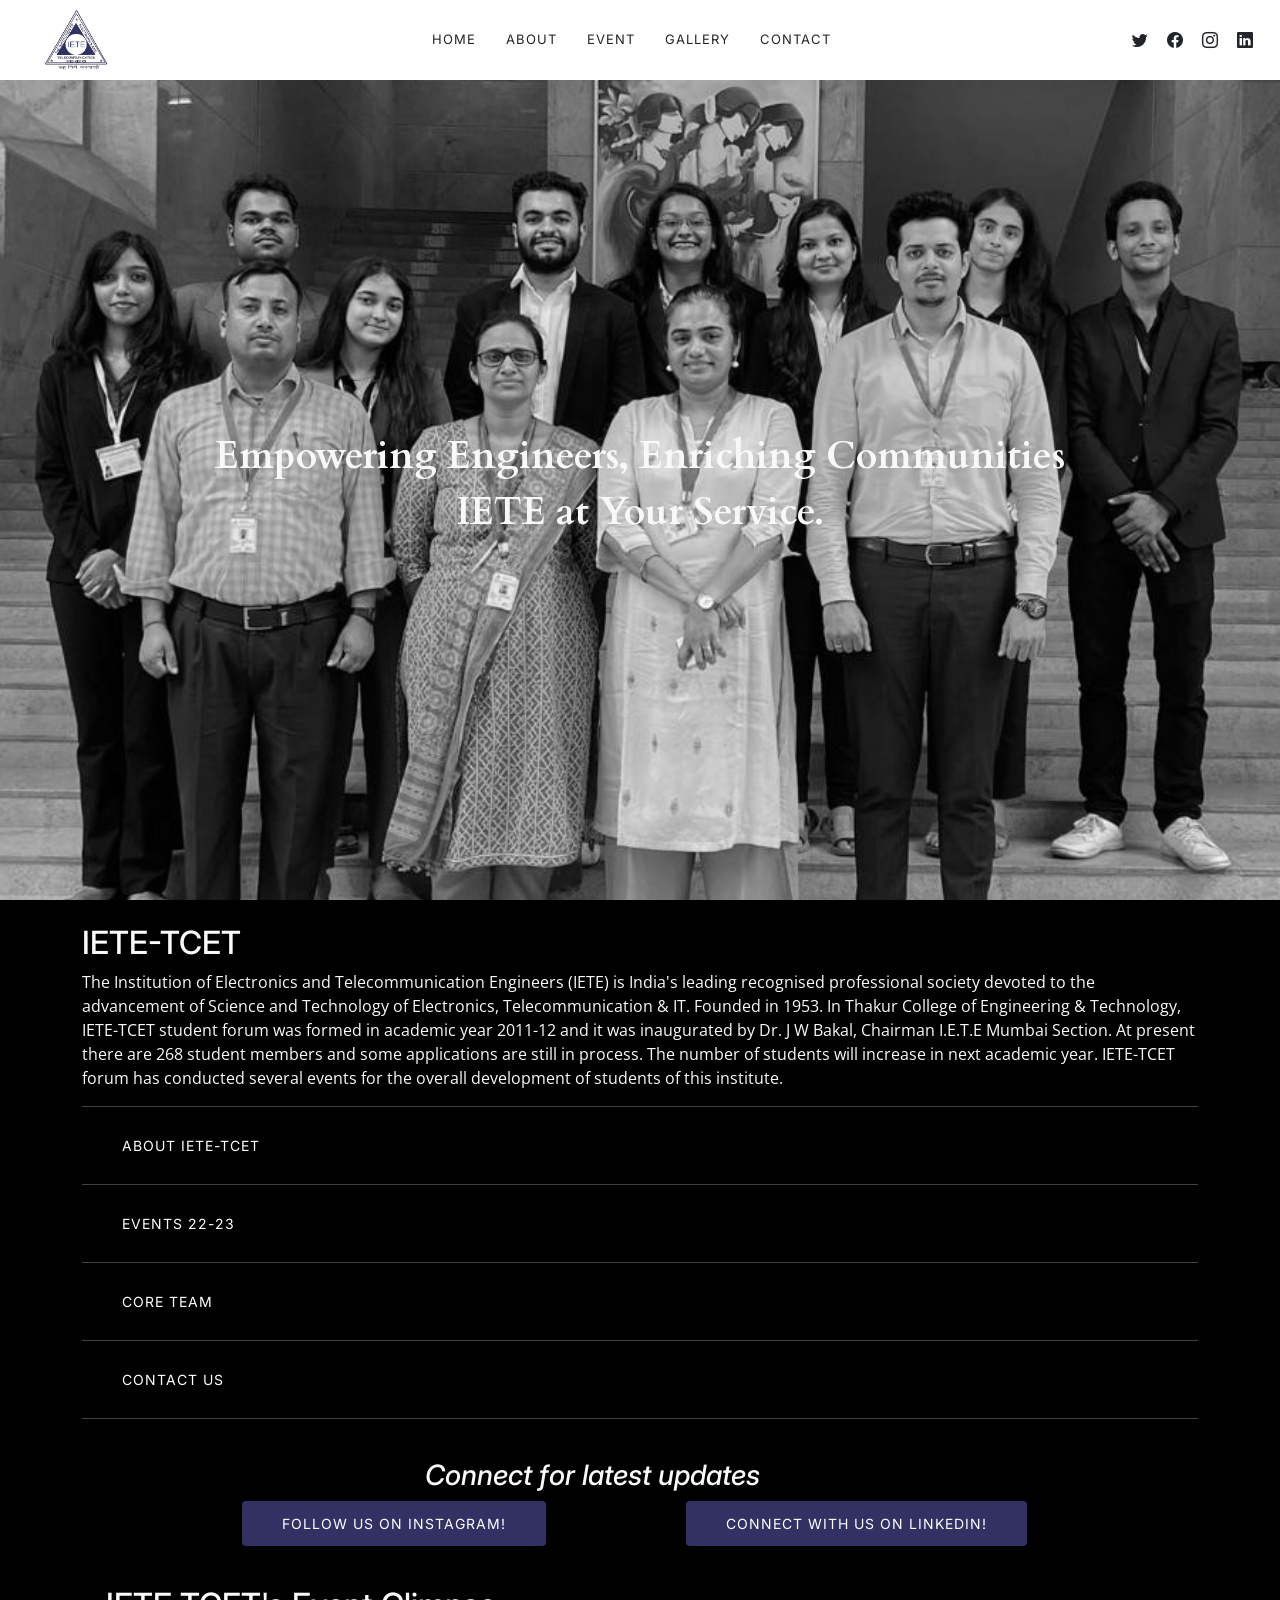
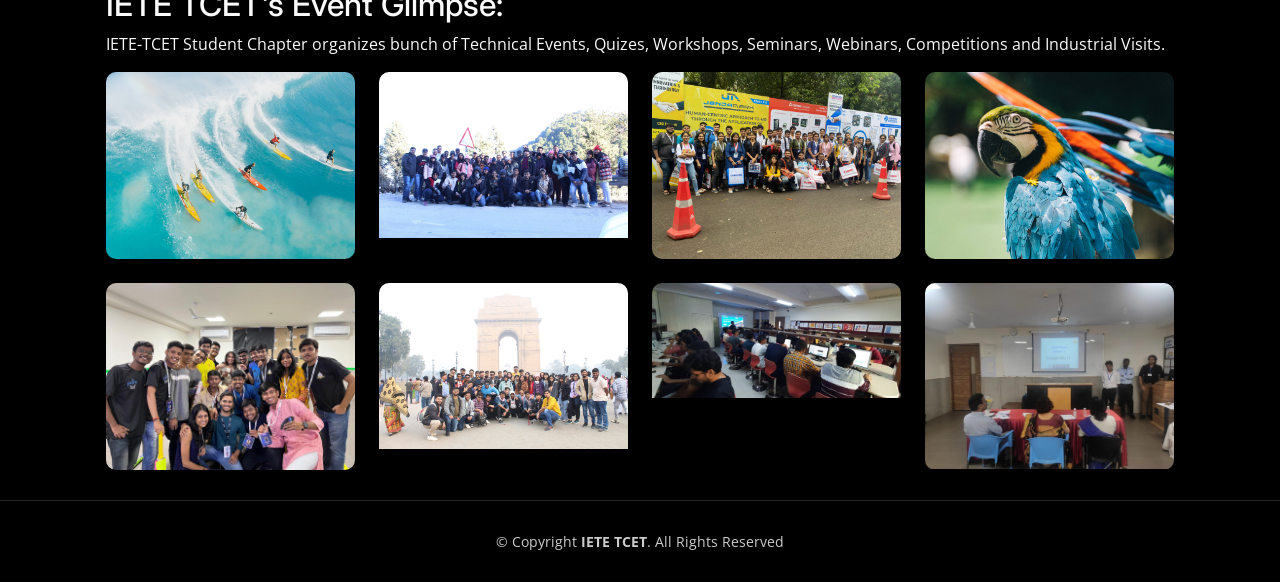
<file: index.html>
<!DOCTYPE html>
<html lang="en">

<head>
  <meta charset="utf-8">
  <meta content="width=device-width, initial-scale=1.0" name="viewport">

  <title>IETE</title>
  <meta content="" name="description">
  <meta content="" name="keywords">

  <!-- Favicons -->
  <link href="./assets/img/iete-logo.jpeg" rel="icon">
  <link href="assets/img/apple-touch-icon.png" rel="apple-touch-icon">

  <!-- Google Fonts -->
  <link rel="preconnect" href="https://fonts.googleapis.com">
  <link rel="preconnect" href="https://fonts.gstatic.com" crossorigin>
  <link href="https://fonts.googleapis.com/css2?family=Open+Sans:ital,wght@0,300;0,400;0,500;0,600;0,700;1,300;1,400;1,600;1,700&family=Inter:ital,wght@0,300;0,400;0,500;0,600;0,700;1,300;1,400;1,500;1,600;1,700&family=Cardo:ital,wght@0,400;0,700;1,400&display=swap" rel="stylesheet">

  <!-- Vendor CSS Files -->
  <link href="assets/vendor/bootstrap/css/bootstrap.min.css" rel="stylesheet">
  <link href="assets/vendor/bootstrap-icons/bootstrap-icons.css" rel="stylesheet">
  <link href="assets/vendor/swiper/swiper-bundle.min.css" rel="stylesheet">
  <link href="assets/vendor/glightbox/css/glightbox.min.css" rel="stylesheet">
  <link href="assets/vendor/aos/aos.css" rel="stylesheet">

  <!-- Template Main CSS File -->
  <link href="assets/css/main.css" rel="stylesheet">

  <!-- =======================================================
  * Template Name: PhotoFolio
  * Updated: Mar 10 2023 with Bootstrap v5.2.3
  * Template URL: https://bootstrapmade.com/photofolio-bootstrap-photography-website-template/
  * Author: BootstrapMade.com
  * License: https://bootstrapmade.com/license/
  ======================================================== -->
</head>

<body>

  <!-- ======= Header ======= -->
  <header id="header" class="header d-flex align-items-center fixed-top bg-white  " style="padding: 0 ; height: 5rem;">
    <div class="container-fluid d-flex align-items-center justify-content-between">

      <a href="index.html" class="logo d-flex align-items-center  me-auto me-lg-0  height: 20rem;">
        <!-- Uncomment the line below if you also wish to use an image logo -->
        <!-- <img src="assets/img/logo.png" alt=""> -->
     
   
       <img src="./assets/img/logo.png " style="margin-left: 2rem;max-height: 60px;" alt="logo">
      </a>

      <nav id="navbar" class="navbar   ">
        <ul>
          <li><a href="index.html" class="active text-dark">Home</a></li>
          <li><a href="about.html" class="text-dark">About</a></li>
          <li><a href="event.html" class="text-dark">Event</a></li> 
          <li><a href="gallery.html" class="text-dark">Gallery</a></li>
          <li><a href="contact.html" class="text-dark">Contact</a></li>
        </ul>
      </nav><!-- .navbar -->

      <div class="header-social-links">
        <a href="#" class="twitter text-dark "><i class="bi bi-twitter"></i></a>
        <a href="#" class="facebook text-dark"><i class="bi bi-facebook"></i></a>
        <a href="#" class="instagram text-dark"><i class="bi bi-instagram"></i></a>
        <a href="#" class="linkedin text-dark"><i class="bi bi-linkedin"></i></i></a>
      </div>
      <i class="mobile-nav-toggle mobile-nav-show bi bi-list"></i>
      <i class="mobile-nav-toggle mobile-nav-hide d-none bi bi-x"></i>

    </div>
  </header><!-- End Header -->

  <!-- ======= Hero Section ======= -->
  <section id="hero" class="hero d-flex flex-column justify-content-center align-items-center" data-aos="fade" data-aos-delay="0">
    <div class="container">
      <div class="row justify-content-center">
        
        <h2 style="text-align: center;">Empowering Engineers, Enriching Communities</h2> 
        <h2>
          <div style="text-align: center;"> IETE at Your Service.</div>
        </h2>
        </div>
      </div>
    
  </section><!-- End Hero Section -->

  <main id="main" data-aos="fade" data-aos-delay="500">

    
      <div class="container position-relative">
            <br><h2>IETE-TCET</h2>
            <p>The Institution of Electronics and Telecommunication Engineers (IETE) is India's leading recognised professional society devoted to the advancement of Science and Technology of Electronics, Telecommunication & IT. Founded in 1953.  In Thakur College of Engineering & Technology, IETE-TCET student forum was formed in academic year 2011-12 and it was inaugurated by Dr. J W Bakal, Chairman I.E.T.E Mumbai Section. At present there are 268 student members and some applications are still in process. The number of students will increase in next academic year. IETE-TCET forum has conducted several events for the overall development of students of this institute.</p>
           <hr> <a href="about.html" class="btn-get-started">About IETE-TCET</a> <hr>
            <a href="event.html" class="btn-get-started">Events 22-23</a> <hr>
            <a href="about.html" class="btn-get-started">Core Team</a> <hr>
            <a href="contact.html" class="btn-get-started">Contact Us</a> <hr>
      </div>

      <div class="container position-relative">
        
        <br><h3><i>&nbsp; &nbsp; &nbsp; &nbsp; &nbsp; &nbsp; &nbsp; &nbsp; &nbsp; &nbsp; &nbsp; &nbsp; &nbsp; &nbsp; &nbsp; &nbsp; &nbsp; &nbsp; &nbsp; &nbsp; &nbsp; &nbsp; &nbsp; &nbsp; &nbsp;Connect for latest updates</i></h3>
        &nbsp; &nbsp; &nbsp; &nbsp; &nbsp; &nbsp; &nbsp; &nbsp; &nbsp; &nbsp; &nbsp; &nbsp; &nbsp; &nbsp; &nbsp; &nbsp; &nbsp; &nbsp; &nbsp; &nbsp;
        <a class="cta-btn" href="https://www.instagram.com/iete_tcet/"> Follow us on Instagram! </a> 
        &nbsp; &nbsp; &nbsp; &nbsp; &nbsp;  &nbsp; &nbsp; &nbsp; &nbsp; &nbsp; &nbsp; &nbsp; &nbsp; &nbsp; &nbsp; &nbsp; &nbsp; 
        <a class="cta-btn" href="https://www.linkedin.com/school/iete/"> Connect with us on Linkedin! </a>
 
    <!-- ======= Gallery Section ======= -->
    <section id="gallery" class="gallery">
      <div class="container-fluid">
      <div class="container position-relative">
        <H2>IETE TCET's Event Glimpse:</H2>
        <p>IETE-TCET Student Chapter organizes bunch of Technical Events, Quizes, Workshops, Seminars, Webinars, Competitions and Industrial Visits.</p>

        <div class="row gy-4 justify-content-center">
          <div class="col-xl-3 col-lg-4 col-md-6">
            <div class="gallery-item h-100">
              <img src="assets/img/gallery/gallery-1.jpg" class="img-fluid" alt="">
              <div class="gallery-links d-flex align-items-center justify-content-center">
                <a href="assets/img/gallery/gallery-1.jpg" title="Gallery 1" class="glightbox preview-link"><i class="bi bi-arrows-angle-expand"></i></a>
                <a href="gallery-single.html" class="details-link"><i class="bi bi-link-45deg"></i></a>
              </div>
            </div>
          </div><!-- End Gallery Item -->
          <div class="col-xl-3 col-lg-4 col-md-6">
            <div class="gallery-item h-100">
              <img src="assets/img/gallery/gallery-2.jpg" class="img-fluid" alt="">
              <div class="gallery-links d-flex align-items-center justify-content-center">
                <a href="assets/img/gallery/gallery-2.jpg" title="data analytics" class="glightbox preview-link"><i class="bi bi-arrows-angle-expand"></i></a>
                <a href="gallery-single.html" class="details-link"><i class="bi bi-link-45deg"></i></a>
              </div>
            </div>
          </div><!-- End Gallery Item -->
          <div class="col-xl-3 col-lg-4 col-md-6">
            <div class="gallery-item h-100">
              <img src="assets/img/gallery/gallery-3.jpg" class="img-fluid" alt="">
              <div class="gallery-links d-flex align-items-center justify-content-center">
                <a href="assets/img/gallery/gallery-3.jpg" title="Gallery 3" class="glightbox preview-link"><i class="bi bi-arrows-angle-expand"></i></a>
                <a href="gallery-single.html" class="details-link"><i class="bi bi-link-45deg"></i></a>
              </div>
            </div>
          </div><!-- End Gallery Item -->
          <div class="col-xl-3 col-lg-4 col-md-6">
            <div class="gallery-item h-100">
              <img src="assets/img/gallery/gallery-4.jpg" class="img-fluid" alt="">
              <div class="gallery-links d-flex align-items-center justify-content-center">
                <a href="assets/img/gallery/gallery-4.jpg" title="Gallery 4" class="glightbox preview-link"><i class="bi bi-arrows-angle-expand"></i></a>
                <a href="gallery-single.html" class="details-link"><i class="bi bi-link-45deg"></i></a>
              </div>
            </div>
          </div><!-- End Gallery Item -->
          <div class="col-xl-3 col-lg-4 col-md-6">
            <div class="gallery-item h-100">
              <img src="assets/img/gallery/gallery-5.jpg" class="img-fluid" alt="">
              <div class="gallery-links d-flex align-items-center justify-content-center">
                <a href="assets/img/gallery/gallery-5.jpg" title="Gallery 5" class="glightbox preview-link"><i class="bi bi-arrows-angle-expand"></i></a>
                <a href="gallery-single.html" class="details-link"><i class="bi bi-link-45deg"></i></a>
              </div>
            </div>
          </div><!-- End Gallery Item -->
          <div class="col-xl-3 col-lg-4 col-md-6">
            <div class="gallery-item h-100">
              <img src="assets/img/gallery/gallery-6.jpg" class="img-fluid" alt="">
              <div class="gallery-links d-flex align-items-center justify-content-center">
                <a href="assets/img/gallery/gallery-6.jpg" title="Gallery 6" class="glightbox preview-link"><i class="bi bi-arrows-angle-expand"></i></a>
                <a href="gallery-single.html" class="details-link"><i class="bi bi-link-45deg"></i></a>
              </div>
            </div>
          </div><!-- End Gallery Item -->
          <div class="col-xl-3 col-lg-4 col-md-6">
            <div class="gallery-item h-100">
              <img src="assets/img/gallery/gallery-7.jpg" class="img-fluid" alt="">
              <div class="gallery-links d-flex align-items-center justify-content-center">
                <a href="assets/img/gallery/gallery-7.jpg" title="Gallery 7" class="glightbox preview-link"><i class="bi bi-arrows-angle-expand"></i></a>
                <a href="gallery-single.html" class="details-link"><i class="bi bi-link-45deg"></i></a>
              </div>
            </div>
          </div><!-- End Gallery Item -->
          <div class="col-xl-3 col-lg-4 col-md-6">
            <div class="gallery-item h-100">
              <img src="assets/img/gallery/gallery8.jpeg" class="img-fluid" alt="">
              <div class="gallery-links d-flex align-items-center justify-content-center">
                <a href="assets/img/gallery/gallery8.jpeg" title="Gallery 8" class="glightbox preview-link"><i class="bi bi-arrows-angle-expand"></i></a>
                <a href="gallery-single.html" class="details-link"><i class="bi bi-link-45deg"></i></a>
              </div>
            </div>
          </div>
        
        </div>


        </div>

      </div>
    </section><!-- End Gallery Section -->

  </main><!-- End #main -->

  <!-- ======= Footer ======= -->
  <footer id="footer" class="footer">
    <div class="container">
      <div class="copyright">
        &copy; Copyright <strong><span>IETE TCET</span></strong>. All Rights Reserved
      </div>
    </div>
  </footer><!-- End Footer -->

  <a href="#" class="scroll-top d-flex align-items-center justify-content-center"><i class="bi bi-arrow-up-short"></i></a>

  <div id="preloader">
    <div class="line"></div>
  </div>

  <!-- Vendor JS Files -->
  <script src="assets/vendor/bootstrap/js/bootstrap.bundle.min.js"></script>
  <script src="assets/vendor/swiper/swiper-bundle.min.js"></script>
  <script src="assets/vendor/glightbox/js/glightbox.min.js"></script>
  <script src="assets/vendor/aos/aos.js"></script>
  <script src="assets/vendor/php-email-form/validate.js"></script>

  <!-- Template Main JS File -->
  <script src="assets/js/main.js"></script>

</body>

</html>
</file>
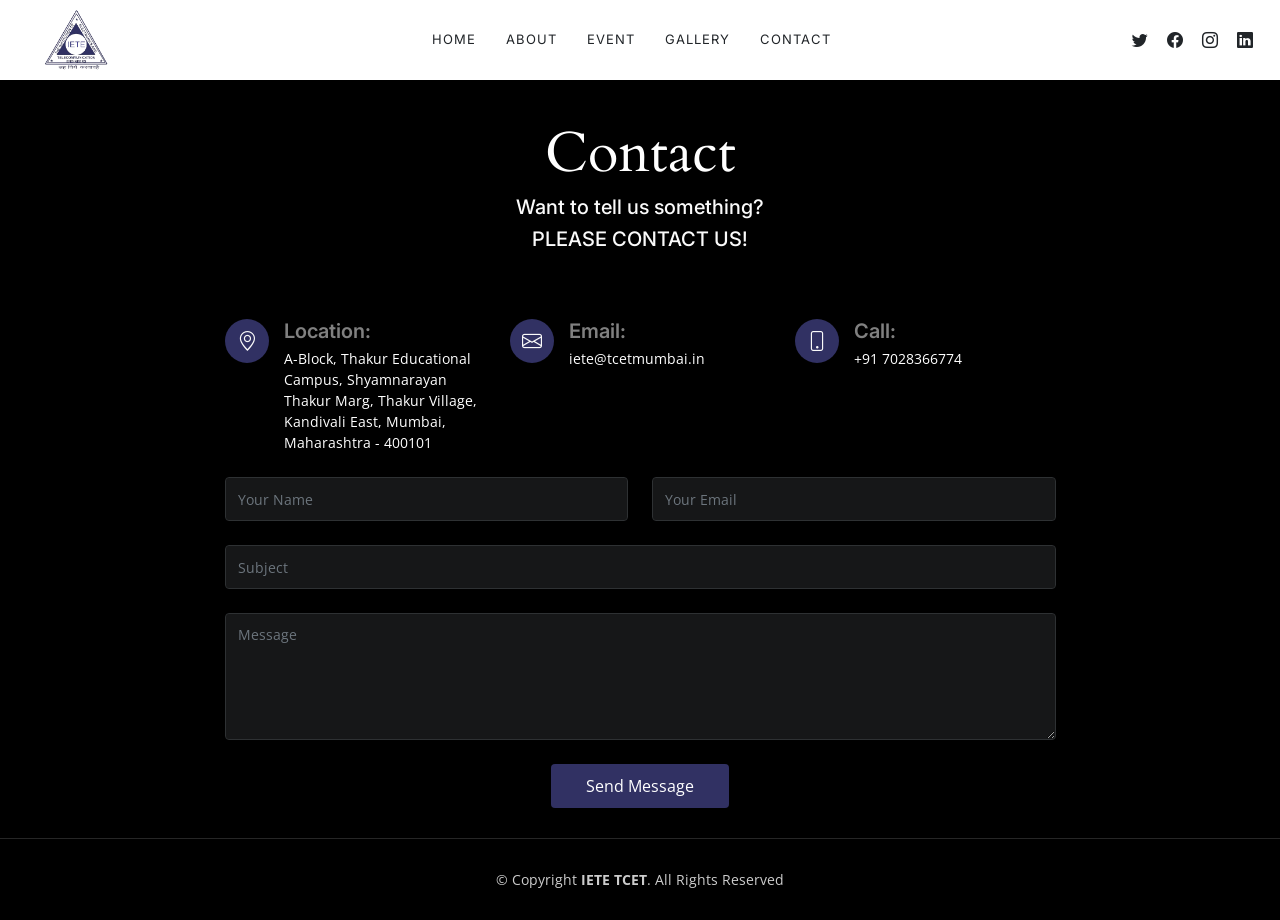
<file: contact.html>
<!DOCTYPE html>
<html lang="en">
  <head>
    <meta charset="utf-8" />
    <meta content="width=device-width, initial-scale=1.0" name="viewport" />

    <title>IETE</title>
    <meta content="" name="description" />
    <meta content="" name="keywords" />

    <!-- Favicons -->
    <link href="./assets/img/iete-logo.jpeg" rel="icon" />
    <link href="assets/img/apple-touch-icon.png" rel="apple-touch-icon" />

    <!-- Google Fonts -->
    <link rel="preconnect" href="https://fonts.googleapis.com" />
    <link rel="preconnect" href="https://fonts.gstatic.com" crossorigin />
    <link
      href="https://fonts.googleapis.com/css2?family=Open+Sans:ital,wght@0,300;0,400;0,500;0,600;0,700;1,300;1,400;1,600;1,700&family=Inter:ital,wght@0,300;0,400;0,500;0,600;0,700;1,300;1,400;1,500;1,600;1,700&family=Cardo:ital,wght@0,400;0,700;1,400&display=swap"
      rel="stylesheet"
    />

    <!-- Vendor CSS Files -->
    <link
      href="assets/vendor/bootstrap/css/bootstrap.min.css"
      rel="stylesheet"
    />
    <link
      href="assets/vendor/bootstrap-icons/bootstrap-icons.css"
      rel="stylesheet"
    />
    <link href="assets/vendor/swiper/swiper-bundle.min.css" rel="stylesheet" />
    <link
      href="assets/vendor/glightbox/css/glightbox.min.css"
      rel="stylesheet"
    />
    <link href="assets/vendor/aos/aos.css" rel="stylesheet" />

    <!-- Template Main CSS File -->
    <link href="assets/css/main.css" rel="stylesheet" />
  </head>

  <body>
    <!-- ======= Header ======= -->
    <header
      id="header"
      class="header d-flex align-items-center fixed-top bg-white"
      style="padding: 0; height: 5rem"
    >
      <div
        class="container-fluid d-flex align-items-center justify-content-between"
      >
        <a
          href="index.html"
          class="logo d-flex align-items-center me-auto me-lg-0 height: 20rem;"
        >
          <img
            src="./assets/img/logo.png "
            style="margin-left: 2rem; max-height: 60px"
            alt="logo"
          />
        </a>

        <nav id="navbar" class="navbar">
          <ul>
          <li><a href="index.html" class="text-dark">Home</a></li>
          <li><a href="about.html" class="text-dark">About</a></li>
          <li><a href="event.html" class="text-dark">Event</a></li>
          <li><a href="gallery.html" class="text-dark">Gallery</a></li>
          <li><a href="contact.html" class="text-dark">Contact</a></li>
          </ul>
        </nav>

        <div class="header-social-links">
          
          <a href="#" class="twitter text-dark "><i class="bi bi-twitter"></i></a>
          <a href="#" class="facebook text-dark"><i class="bi bi-facebook"></i></a>
          <a href="#" class="instagram text-dark"><i class="bi bi-instagram"></i></a>
          <a href="#" class="linkedin text-dark"><i class="bi bi-linkedin"></i></i></a>
        </div>
        <i class="mobile-nav-toggle mobile-nav-show bi bi-list"></i>
        <i class="mobile-nav-toggle mobile-nav-hide d-none bi bi-x"></i>
      </div>
    </header>
    <!-- End Header -->

    <main id="main" data-aos="fade" data-aos-delay="1500">
      <!-- ======= End Page Header ======= -->
      <div class="page-header d-flex align-items-center">
        <div class="container position-relative">
          <div class="row d-flex justify-content-center">
            <div class="col-lg-6 text-center">
              <h2>Contact</h2>
              <h5>Want to tell us something?</h5>
              <h5>PLEASE CONTACT US!</h5>
            </div>
          </div>
        </div>
      </div>
      <!-- End Page Header -->

      <!-- ======= Contact Section ======= -->
      <section id="contact" class="contact">
        <div class="container">
          <div class="row gy-4 justify-content-center">
            <div class="col-lg-3">
              <div class="info-item d-flex">
                <i class="bi bi-geo-alt flex-shrink-0"></i>
                <div>
                  <h4>Location:</h4>
                  <p>
                    A-Block, Thakur Educational Campus, Shyamnarayan Thakur
                    Marg, Thakur Village, Kandivali East, Mumbai, Maharashtra -
                    400101
                  </p>
                </div>
              </div>
            </div>
            <!-- End Info Item -->

            <div class="col-lg-3">
              <div class="info-item d-flex">
                <i class="bi bi-envelope flex-shrink-0"></i>
                <div>
                  <h4>Email:</h4>
                  <p>iete@tcetmumbai.in</p>
                </div>
              </div>
            </div>
            <!-- End Info Item -->

            <div class="col-lg-3">
              <div class="info-item d-flex">
                <i class="bi bi-phone flex-shrink-0"></i>
                <div>
                  <h4>Call:</h4>
                  <p>+91 7028366774</p>
                </div>
              </div>
            </div>
            <!-- End Info Item -->
          </div>

          <div class="row justify-content-center mt-4">
            <div class="col-lg-9">
              <form
                action="forms/contact.php"
                method="post"
                role="form"
                class="php-email-form"
              >
              <!-- <form action="https://formspree.io/f/xoqzparb" class="php-email-form" method="post"> -->
                <div class="row">
                  <div class="col-md-6 form-group">
                    <input
                      type="text"
                      name="name"
                      class="form-control"
                      id="name"
                      placeholder="Your Name"
                      required
                    />
                  </div>
                  <div class="col-md-6 form-group mt-3 mt-md-0">
                    <input
                      type="email"
                      class="form-control"
                      name="email"
                      id="email"
                      placeholder="Your Email"
                      required
                    />
                  </div>
                </div>
                <div class="form-group mt-3">
                  <input
                    type="text"
                    class="form-control"
                    name="subject"
                    id="subject"
                    placeholder="Subject"
                    required
                  />
                </div>
                <div class="form-group mt-3">
                  <textarea
                    class="form-control"
                    name="message"
                    rows="5"
                    placeholder="Message"
                    required
                  ></textarea>
                </div>
                <div class="my-3">
                  <div class="loading">Loading</div>
                  <div class="error-message"></div>
                  <div class="sent-message">
                    Your message has been sent. Thank you!
                  </div>
                </div>
                <div class="text-center">
                  <button type="submit">Send Message</button>
                </div>
              </form>
            </div>
            <!-- End Contact Form -->
          </div>
        </div>
      </section>
      <!-- End Contact Section -->
    </main>
    <!-- End #main -->

      <!-- ======= Footer ======= -->
  <footer id="footer" class="footer">
    <div class="container">
      <div class="copyright">
        &copy; Copyright <strong><span>IETE TCET</span></strong>. All Rights Reserved
      </div>
    </div>
  </footer><!-- End Footer -->

    <a
      href="#"
      class="scroll-top d-flex align-items-center justify-content-center"
      ><i class="bi bi-arrow-up-short"></i
    ></a>

    <div id="preloader">
      <div class="line"></div>
    </div>

    <!-- Vendor JS Files -->
    <script src="assets/vendor/bootstrap/js/bootstrap.bundle.min.js"></script>
    <script src="assets/vendor/swiper/swiper-bundle.min.js"></script>
    <script src="assets/vendor/glightbox/js/glightbox.min.js"></script>
    <script src="assets/vendor/aos/aos.js"></script>
    <script src="assets/vendor/php-email-form/validate.js"></script>

    <!-- Template Main JS File -->
    <script src="assets/js/main.js"></script>
  </body>
</html>
</file>
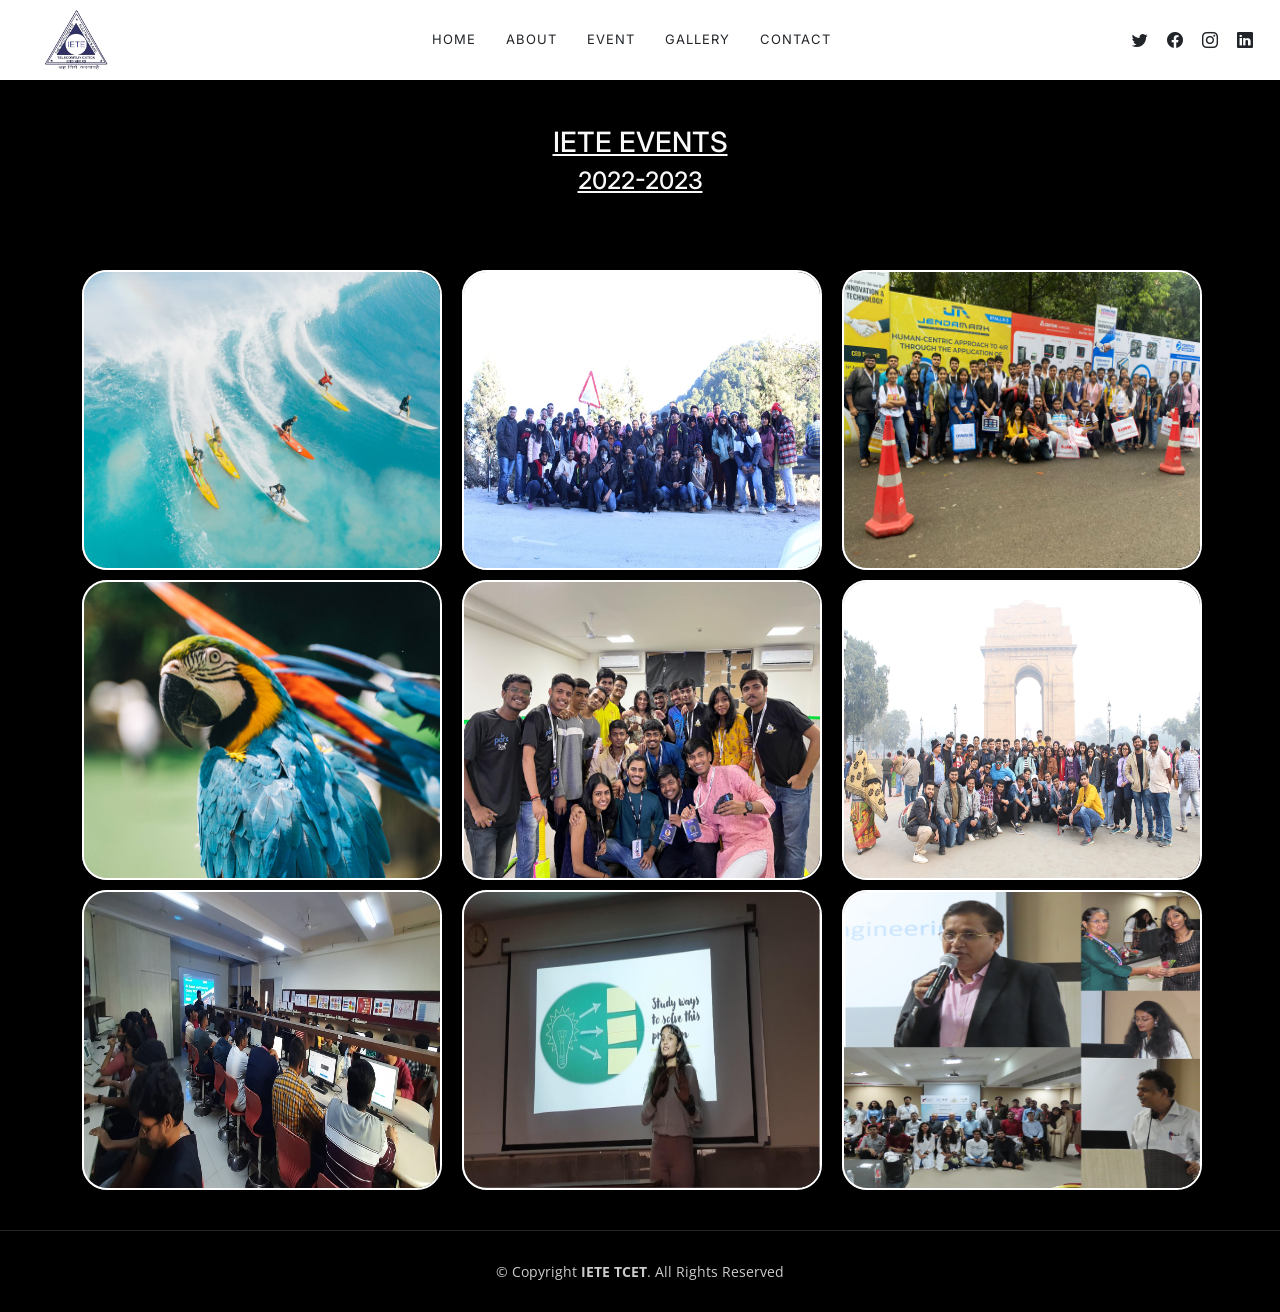
<file: event.html>
<!DOCTYPE html>
<html lang="en">

<head>
  <meta charset="utf-8">
  <meta content="width=device-width, initial-scale=1.0" name="viewport">

  <title>PhotoFolio Bootstrap Template - Gallery</title>
  <meta content="" name="description">
  <meta content="" name="keywords">

  <!-- Favicons -->
  <link href="./assets/img/iete-logo.jpeg" rel="icon">
  <link href="assets/img/iete-logo.jpeg" rel="icon">

  <!-- Google Fonts -->
  <link rel="preconnect" href="https://fonts.googleapis.com">
  <link rel="preconnect" href="https://fonts.gstatic.com" crossorigin>
  <link href="https://fonts.googleapis.com/css2?family=Open+Sans:ital,wght@0,300;0,400;0,500;0,600;0,700;1,300;1,400;1,600;1,700&family=Inter:ital,wght@0,300;0,400;0,500;0,600;0,700;1,300;1,400;1,500;1,600;1,700&family=Cardo:ital,wght@0,400;0,700;1,400&display=swap" rel="stylesheet">

  <!-- Vendor CSS Files -->
  <link href="assets/vendor/bootstrap/css/bootstrap.min.css" rel="stylesheet">
  <link href="assets/vendor/bootstrap-icons/bootstrap-icons.css" rel="stylesheet">
  <link href="assets/vendor/swiper/swiper-bundle.min.css" rel="stylesheet">
  <link href="assets/vendor/glightbox/css/glightbox.min.css" rel="stylesheet">
  <link href="assets/vendor/aos/aos.css" rel="stylesheet">

  <!-- Template Main CSS File -->
  <link href="assets/css/main.css" rel="stylesheet">

  <!-- =======================================================
  * Template Name: PhotoFolio
  * Updated: Mar 10 2023 with Bootstrap v5.2.3
  * Template URL: https://bootstrapmade.com/photofolio-bootstrap-photography-website-template/
  * Author: BootstrapMade.com
  * License: https://bootstrapmade.com/license/
  ======================================================== -->
</head>

<body>

  <!-- ======= Header ======= -->
  <header id="header" class="header d-flex align-items-center fixed-top bg-white  " style="padding: 0 ; height: 5rem;">
    <div class="container-fluid d-flex align-items-center justify-content-between">

      <a href="index.html" class="logo d-flex align-items-center  me-auto me-lg-0  height: 20rem;">
        <!-- Uncomment the line below if you also wish to use an image logo -->
        <!-- <img src="assets/img/logo.png" alt=""> -->
     
   
       <img src="./assets/img/logo.png " style="margin-left: 2rem;max-height: 60px;" alt="logo">
      </a>

      <nav id="navbar" class="navbar   ">
        <ul>
          <li><a href="index.html" class="active text-dark">Home</a></li>
          <li><a href="about.html" class="text-dark">About</a></li>
          <li><a href="event.html" class="text-dark">Event</a></li> 
          <li><a href="gallery.html" class="text-dark">Gallery</a></li>
          <li><a href="contact.html" class="text-dark">Contact</a></li>
        </ul>
      </nav><!-- .navbar -->

      <div class="header-social-links">
        <a href="#" class="twitter text-dark "><i class="bi bi-twitter"></i></a>
        <a href="#" class="facebook text-dark"><i class="bi bi-facebook"></i></a>
        <a href="#" class="instagram text-dark"><i class="bi bi-instagram"></i></a>
        <a href="#" class="linkedin text-dark"><i class="bi bi-linkedin"></i></i></a>
      </div>
      <i class="mobile-nav-toggle mobile-nav-show bi bi-list"></i>
      <i class="mobile-nav-toggle mobile-nav-hide d-none bi bi-x"></i>

    </div>
  </header><!-- End Header -->

  <main id="main" data-aos="fade" data-aos-delay="1500">

    <!-- ======= End Page Header ======= -->
    <div class="page-header d-flex align-items-center">
      <div class="container position-relative">
        <div class="row d-flex justify-content-center">
          <div class="col-lg-6 text-center">
            <h3 style="text-decoration: underline;">IETE EVENTS </h3>
            <h4 style="text-decoration: underline;"> 2022-2023</h4>
     
          </div>
        </div>
      </div>
    </div><!-- End Page Header -->
    <div class="container">
      <div class="row">
        <div class="col">
        
<div class="flip-card">
  <div class="flip-card-inner">
    <div class="flip-card-front">
      <img src="assets\img\gallery\gallery-1.jpg" alt="Avatar" style="width:360px;height:300px;">
    </div>

    <div class="flip-card-back">
      <h5>SEMINAR ON HOW TO START A CAREER IN DATA ANALYTICS</h5> 
  <ul>
    <li>On August 26th, 2022, IETE-TCET conducted a seminar on the topic "How to start a career in data analytics". 
      </li>
    <li> The seminar was led by Kalpesh Ghadigaonkar and Ms. Aditi Gangar. </li>
    <li>  The speakers discussed what data analytics is and different types of the same,
       and how to create a project portfolio and a data resume. </li>
  </ul>
    </div>
  </div>
</div>
        </div>
        
        <div class="col">
      
<div class="flip-card">
  <div class="flip-card-inner">
    <div class="flip-card-front">
      <img src="assets\img\gallery\gallery-2.jpg" alt="Avatar" style="width:360px;height:300px;">
    </div>
    <div class="flip-card-back">
      <h3>Industry 1: IMPCL <br/> Pharma Company</h3> 
    <ul>
      <li>The Indian Medicines Pharmaceutical Corporation Limited (IMPCL) is a CPSE under 
        the administrative control of the Ministry of AYUSH, Govt. of India. </li>
    <li>It is engaged in the Manufacturing and Marketing of Ayurvedic and Unani Medicines and is a profit-making organization.</li>
    <li>Visited this Pharmaceutical company on 7th January 2023 in Jim Corbett.</li></ul>

       
      
      
    </div>
  </div>
</div>
        </div>
        <div class="col">
      
<div class="flip-card">
  <div class="flip-card-inner">
    <div class="flip-card-front">
      <img src="assets\img\gallery\gallery-3.jpg" alt="Avatar" style="width:360px;height:300px;">
    </div>
    <div class="flip-card-back">
      <h5>LOCAL INDUSTRIAL VISIT  AT AUTOMATION EXPO- 2022 
      </h5> 
     <ul>
      <li>The IETE-TCET Committee organized a technical visit to Automation Expo 2022 for one day, on 17th August 2022. 
        
        </li>
      <li>The visit included Gandhi Automation Pvt Limited, Endress + Hauser, Vega, INVT, and AUTOBOTS INC. 
       </li>
       <li> Learned a lot about the technical companies and had the opportunity to ask them questions.</li>
     </ul>
    </div>
  </div>
</div>
        </div>
      </div>
      <div class="row">
        <div class="col">
      
<div class="flip-card">
  <div class="flip-card-inner">
    <div class="flip-card-front">
      <img src="assets\img\gallery\gallery-4.jpg" alt="Avatar" style="width:360px;height:300px;">
    </div>
    <div class="flip-card-back">
      <h1 style="margin-top: 100px;">SOJOURN <br/>2023</h1> 
    
    </div>
  </div>
</div>
        </div>
        <div class="col">
       
<div class="flip-card">
  <div class="flip-card-inner">
    <div class="flip-card-front">
      <img src="assets\img\gallery\gallery-5.jpg" alt="Avatar" style="width:360px;height:300px;">
    </div>
    <div class="flip-card-back">
      <h3>TCET's ZEPHYR 2022</h3> 
 <ul>
  <li>IETE-TCET's Zephyr held amazing events on 6th to 8th of October, with 45+ events, including technical events, game & fun events, workshops, live DJ and music. 
    </li>
  <li>On the first day, the college was open for all students from different colleges, and the second day saw a boost in student strength. 
  <li>The third day saw an increase in participation. The event ended with a live Jackson and many memories.</li>
</li>
 </ul>
    </div>
  </div>
</div>
        </div>
        <div class="col">
  
       
            <div class="flip-card">
              <div class="flip-card-inner">
                <div class="flip-card-front">
                  <img src="assets\img\gallery\gallery-6.jpg" alt="Avatar" style="width:360px;height:300px;">
                </div>
                <div class="flip-card-back">
                  <h3>     Industry 2: BAHL Paper Mill </h3> 
             
                <ul><li>The BAHL paper mill in Jim Corbett is a paper mill that manufactures paper by
                   recycling waste paper and aims to provide a greener solution to a Sustainable Planet. 
</li>
                <li>They use Imported and Indigenous Waste Papers as raw-material for manufacturing paper and have installed state-of-the-art machinery to be cost effective and environmentally friendly.</li>
                </ul>  
                  
                </div>
              </div>
            </div>
                    </div>
                    <div class="col">
  
       
                      <div class="flip-card">
                        <div class="flip-card-inner">
                          <div class="flip-card-front">
                            <img src="assets\img\gallery\gallery-7.jpg" alt="Avatar" style="width:360px;height:300px;">
                          </div>
                          <div class="flip-card-back">
                            <h3>PCB workshop</h3> 
                        <ul><li>Aditya Shandilya and Maharshi Thakkar conducted a workshop on PCB Design.</li>
                        <li>The speakers discussed the basics of PCB design, the various types of PCBs, and the various software tools used.</li>
                        <li>They also demonstrated the process of designing a simple PCB from scratch using the "EasyEDA" software. </li></ul>
                             
                             
                            
                            
                          </div>
                        </div>
                      </div>
                              </div>
                              <div class="col">
  
       
                                <div class="flip-card">
                                  <div class="flip-card-inner">
                                    <div class="flip-card-front">
                                      <img src="assets\img\gallery\gallery-8.jpg" alt="Avatar" style="width:360px;height:300px;">
                                    </div>
                                    <div class="flip-card-back">
                                      <h3>RESEARCH PAPER WRITING</h3> 
                                     <ul>
                                      <li>The IETE-TCET conducted an exclusive seminar on research paper writing , featuring Ms. Shubhangi Joshi, a third year electronics student. 
                                        </li>
                                      <li>She gave tips for coming up with ideas and advocated the importance of citation in scientific writing.</li>
                                  
                                     </ul>
                                    </div>
                                  </div>
                                </div>
                                        </div>
                                        <div class="col">
  
       
                                          <div class="flip-card">
                                            <div class="flip-card-inner">
                                              <div class="flip-card-front">
                                                <img src="assets\img\gallery\gallery-9.jpg" alt="Avatar" style="width:360px;height:300px;">
                                              </div>
                                              <div class="flip-card-back">
                                                <h5> Dr.P B Parikh Endowment Lecture  <br/> in collaboration with  <br/>IETE-Mumbai</h5> 
                                              <ul><li> The event was a successful gathering, featuring Dr. Sudhakar Umale, Chief Guest, Dr. B K Mishra, and Honorable Mr. Kartik Parikh. </li>
                                              <li>Various guests were felicitated, including the guest speaker Dr. Umale, who also attended the lecture on "Design aspects of Electric Vehicle" and a Q&A session. 
                                              </li>
                                              </ul>

                                               
                                                
               </div>
     </div>
 </div>
 </div>
        </div>
      </div>
    </div>
  </main><!-- End #main -->


















  <!-- ======= Footer ======= -->
  <footer id="footer" class="footer">
    <div class="container">
      <div class="copyright">
        &copy; Copyright <strong><span>IETE TCET</span></strong>. All Rights Reserved
      </div>
    </div>
  </footer><!-- End Footer -->

  <a href="#" class="scroll-top d-flex align-items-center justify-content-center"><i class="bi bi-arrow-up-short"></i></a>

  <div id="preloader">
    <div class="line"></div>
  </div>

  <!-- Vendor JS Files -->
  <script src="assets/vendor/bootstrap/js/bootstrap.bundle.min.js"></script>
  <script src="assets/vendor/swiper/swiper-bundle.min.js"></script>
  <script src="assets/vendor/glightbox/js/glightbox.min.js"></script>
  <script src="assets/vendor/aos/aos.js"></script>
  <script src="assets/vendor/php-email-form/validate.js"></script>

  <!-- Template Main JS File -->
  <script src="assets/js/main.js"></script>

</body>

</html>
</file>
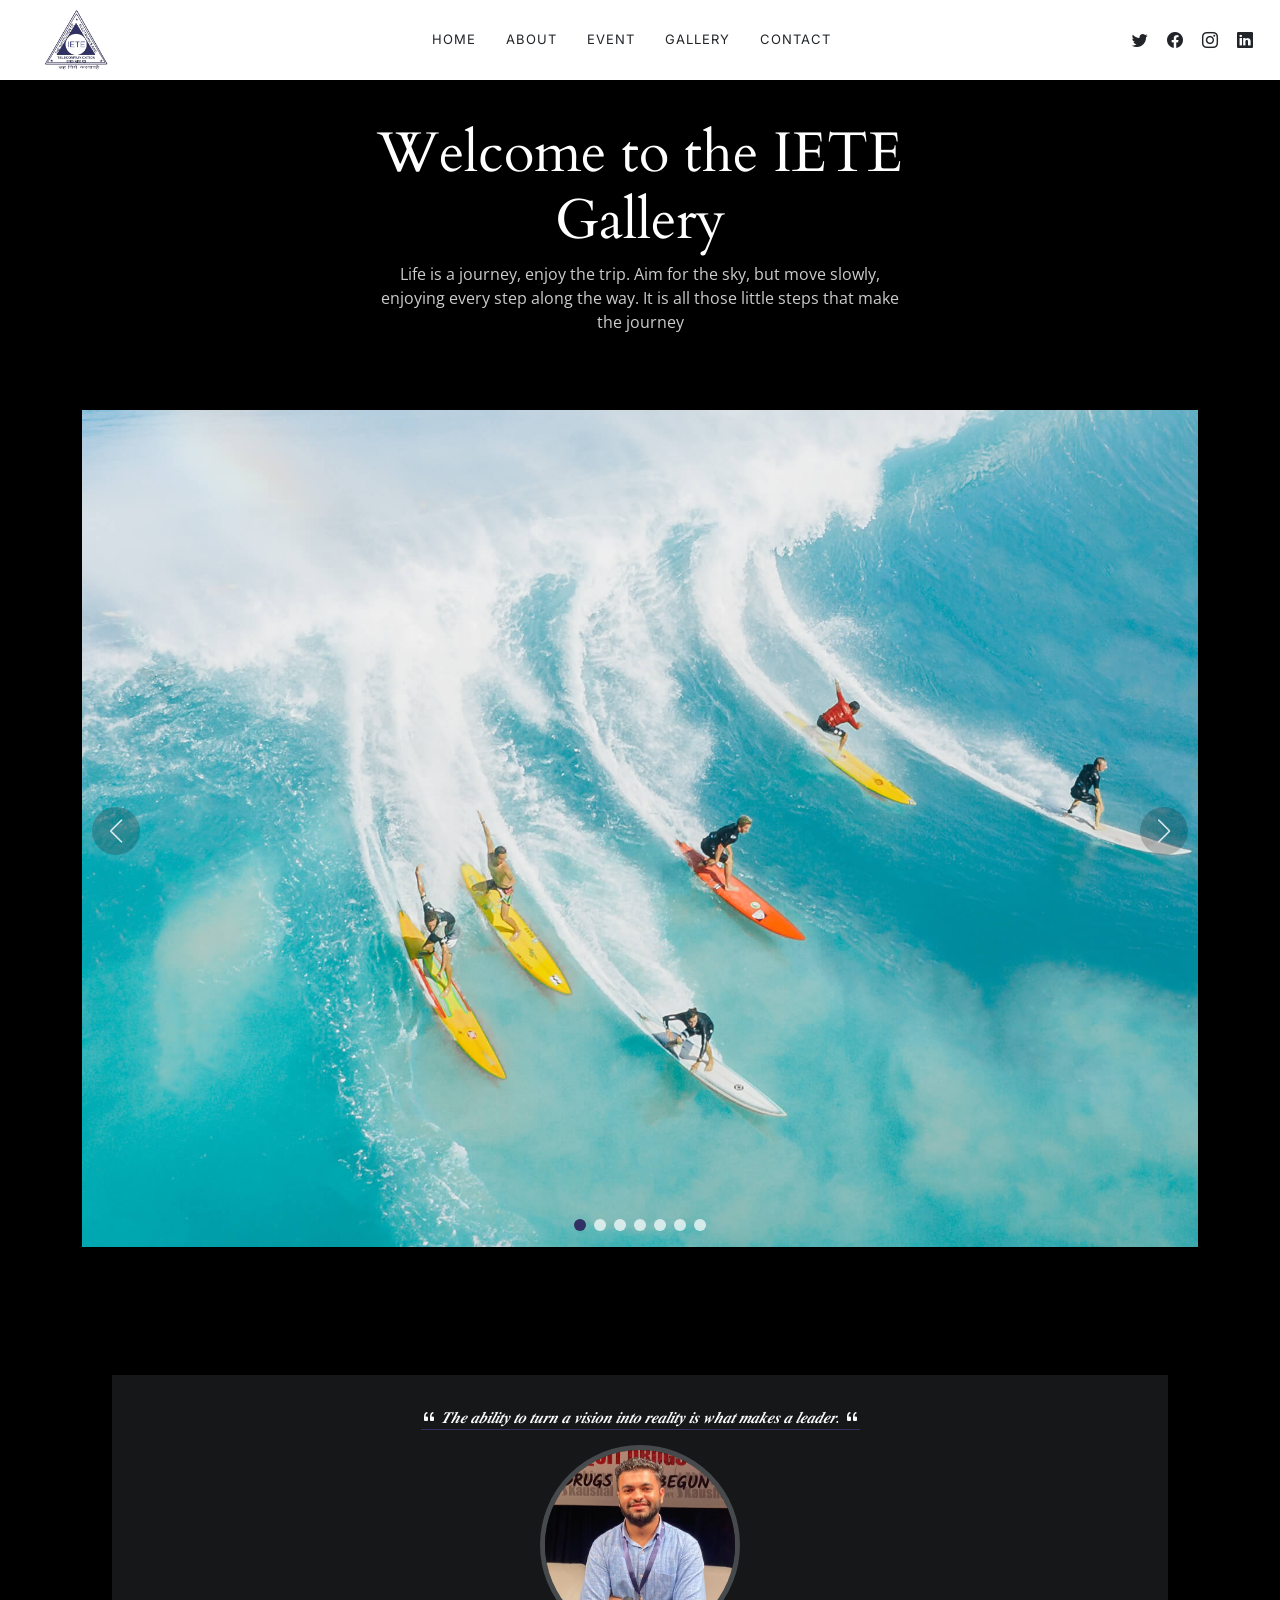
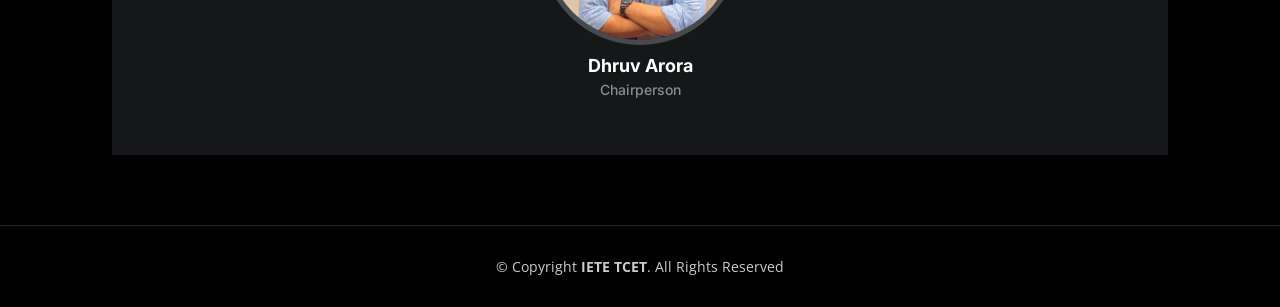
<file: gallery-single.html>
<!DOCTYPE html>
<html lang="en">

<head>
  <meta charset="utf-8">
  <meta content="width=device-width, initial-scale=1.0" name="viewport">

  <title>PhotoFolio Bootstrap Template - Gallery</title>
  <meta content="" name="description">
  <meta content="" name="keywords">

  <!-- Favicons -->
  <link href="./assets/img/iete-logo.jpeg" rel="icon">
  <link href="assets/img/iete-logo.jpeg" rel="icon">

  <!-- Google Fonts -->
  <link rel="preconnect" href="https://fonts.googleapis.com">
  <link rel="preconnect" href="https://fonts.gstatic.com" crossorigin>
  <link href="https://fonts.googleapis.com/css2?family=Open+Sans:ital,wght@0,300;0,400;0,500;0,600;0,700;1,300;1,400;1,600;1,700&family=Inter:ital,wght@0,300;0,400;0,500;0,600;0,700;1,300;1,400;1,500;1,600;1,700&family=Cardo:ital,wght@0,400;0,700;1,400&display=swap" rel="stylesheet">

  <!-- Vendor CSS Files -->
  <link href="assets/vendor/bootstrap/css/bootstrap.min.css" rel="stylesheet">
  <link href="assets/vendor/bootstrap-icons/bootstrap-icons.css" rel="stylesheet">
  <link href="assets/vendor/swiper/swiper-bundle.min.css" rel="stylesheet">
  <link href="assets/vendor/glightbox/css/glightbox.min.css" rel="stylesheet">
  <link href="assets/vendor/aos/aos.css" rel="stylesheet">

  <!-- Template Main CSS File -->
  <link href="assets/css/main.css" rel="stylesheet">

  
</head>

<body>

  <!-- ======= Header ======= -->
  <header id="header" class="header d-flex align-items-center fixed-top bg-white  " style="padding: 0 ; height: 5rem;">
    <div class="container-fluid d-flex align-items-center justify-content-between">

      <a href="index.html" class="logo d-flex align-items-center  me-auto me-lg-0  height: 20rem;">
        <!-- Uncomment the line below if you also wish to use an image logo -->
        <!-- <img src="assets/img/logo.png" alt=""> -->
     
   
       <img src="./assets/img/logo.png " style="margin-left: 2rem;max-height: 60px;" alt="logo">
      </a>

      <nav id="navbar" class="navbar   ">
        <ul>
          <li><a href="index.html" class="active text-dark">Home</a></li>
          <li><a href="about.html" class="text-dark">About</a></li>
          <li><a href="event.html" class="text-dark">Event</a></li> 
          <li><a href="gallery.html" class="text-dark">Gallery</a></li>
          <li><a href="contact.html" class="text-dark">Contact</a></li>
        </ul>
      </nav><!-- .navbar -->

      <div class="header-social-links">
        <a href="#" class="twitter text-dark "><i class="bi bi-twitter"></i></a>
        <a href="#" class="facebook text-dark"><i class="bi bi-facebook"></i></a>
        <a href="#" class="instagram text-dark"><i class="bi bi-instagram"></i></a>
        <a href="#" class="linkedin text-dark"><i class="bi bi-linkedin"></i></i></a>
      </div>
      <i class="mobile-nav-toggle mobile-nav-show bi bi-list"></i>
      <i class="mobile-nav-toggle mobile-nav-hide d-none bi bi-x"></i>

    </div>
  </header><!-- End Header -->

  <main id="main" data-aos="fade" data-aos-delay="1500">

    <!-- ======= End Page Header ======= -->
    <div class="page-header d-flex align-items-center">
      <div class="container position-relative">
        <div class="row d-flex justify-content-center">
          <div class="col-lg-6 text-center">
            <h2>Welcome to the IETE Gallery</h2>
            <p>Life is a journey, enjoy the trip. Aim for the sky, but move slowly, enjoying every step along the way. It is all those little steps that make the journey</p>

          </div>
        </div>
      </div>
    </div><!-- End Page Header -->

    <!-- ======= Gallery Single Section ======= -->
    <section id="gallery-single" class="gallery-single">
      <div class="container">

        <div class="position-relative h-100">
          <div class="slides-1 portfolio-details-slider swiper">
            <div class="swiper-wrapper align-items-center">

              <div class="swiper-slide">
                <img src="assets/img/gallery/gallery-1.jpg" alt="">
              </div>
              <div class="swiper-slide">
                <img src="assets/img/gallery/gallery-2.jpg" alt="">
              </div>
              <div class="swiper-slide">
                <img src="assets/img/gallery/gallery-3.jpg" alt="">
              </div>
              <div class="swiper-slide">
                <img src="assets/img/gallery/gallery-4.jpg" alt="">
              </div>
              <div class="swiper-slide">
                <img src="assets/img/gallery/gallery-5.jpg" alt="">
              </div>
              <div class="swiper-slide">
                <img src="assets/img/gallery/gallery-6.jpg" alt="">
              </div>
              <div class="swiper-slide">
                <img src="assets/img/gallery/gallery-7.jpg" alt="">
              </div>
              

            </div>
            <div class="swiper-pagination"></div>
          </div>
          <div class="swiper-button-prev"></div>
          <div class="swiper-button-next"></div>

        </div>

        <div class="row justify-content-between w-full gy-4 mt-4">

          <div class="col-lg-12">
            <div class="testimonials">

              <div class="testimonial-item">
                <p>
                  <i class="bi bi-quote quote-icon-left"></i>
                  𝑻𝒉𝒆 𝒂𝒃𝒊𝒍𝒊𝒕𝒚 𝒕𝒐 𝒕𝒖𝒓𝒏 𝒂 𝒗𝒊𝒔𝒊𝒐𝒏 𝒊𝒏𝒕𝒐 𝒓𝒆𝒂𝒍𝒊𝒕𝒚 𝒊𝒔 𝒘𝒉𝒂𝒕 𝒎𝒂𝒌𝒆𝒔 𝒂 𝒍𝒆𝒂𝒅𝒆𝒓.
                  <i class="bi bi-quote quote-icon-right"></i>
                </p>
                <div>
                  <img src="assets/img/testimonials/testimonials-2.jpg" class="testimonial-img" alt="">
                  <h3>Dhruv Arora</h3>
                  <h4>Chairperson</h4>
                </div>
              </div>

             

            </div>
          </div>

          

        </div>

      </div>
    </section><!-- End Gallery Single Section -->

  </main><!-- End #main -->

    <!-- ======= Footer ======= -->
    <footer id="footer" class="footer">
      <div class="container">
        <div class="copyright">
          &copy; Copyright <strong><span>IETE TCET</span></strong>. All Rights Reserved
        </div>
      </div>
    </footer><!-- End Footer -->

  <a href="#" class="scroll-top d-flex align-items-center justify-content-center"><i class="bi bi-arrow-up-short"></i></a>

  <div id="preloader">
    <div class="line"></div>
  </div>

  <!-- Vendor JS Files -->
  <script src="assets/vendor/bootstrap/js/bootstrap.bundle.min.js"></script>
  <script src="assets/vendor/swiper/swiper-bundle.min.js"></script>
  <script src="assets/vendor/glightbox/js/glightbox.min.js"></script>
  <script src="assets/vendor/aos/aos.js"></script>
  <script src="assets/vendor/php-email-form/validate.js"></script>

  <!-- Template Main JS File -->
  <script src="assets/js/main.js"></script>

</body>

</html>
</file>
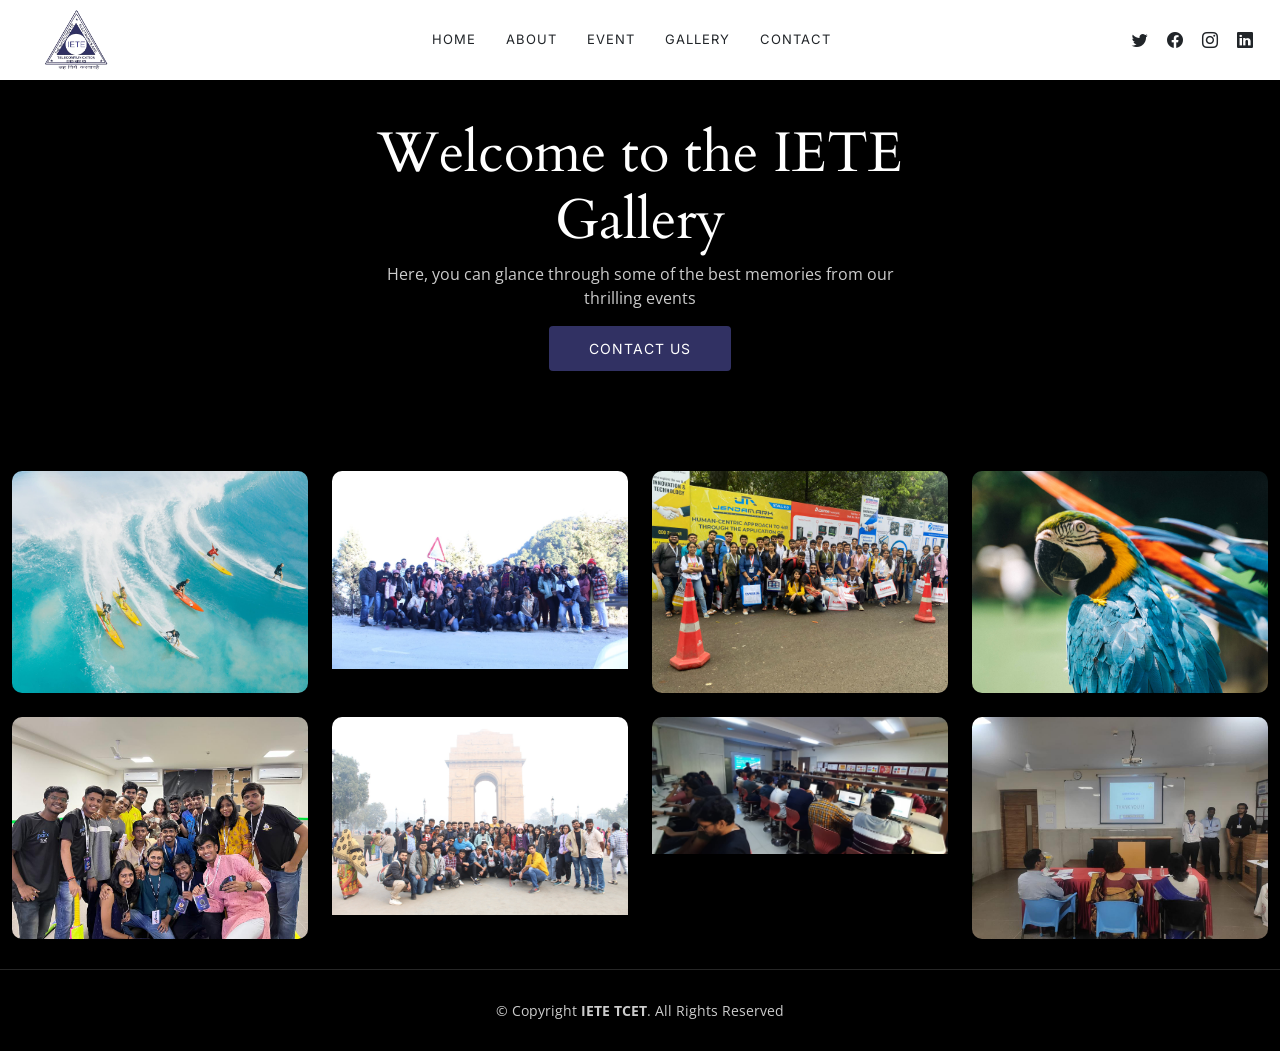
<file: gallery.html>
<!DOCTYPE html>
<html lang="en">

<head>
  <meta charset="utf-8" />
  <meta content="width=device-width, initial-scale=1.0" name="viewport" />

  <title>IETE</title>
  <meta content="" name="description" />
  <meta content="" name="keywords" />

  <!-- Favicons -->
  <link href="./assets/img/iete-logo.jpeg" rel="icon" />
  <link href="assets/img/apple-touch-icon.png" rel="apple-touch-icon" />

  <!-- Google Fonts -->
  <link rel="preconnect" href="https://fonts.googleapis.com" />
  <link rel="preconnect" href="https://fonts.gstatic.com" crossorigin />
  <link
    href="https://fonts.googleapis.com/css2?family=Open+Sans:ital,wght@0,300;0,400;0,500;0,600;0,700;1,300;1,400;1,600;1,700&family=Inter:ital,wght@0,300;0,400;0,500;0,600;0,700;1,300;1,400;1,500;1,600;1,700&family=Cardo:ital,wght@0,400;0,700;1,400&display=swap"
    rel="stylesheet"
  />

  <!-- Vendor CSS Files -->
  <link
    href="assets/vendor/bootstrap/css/bootstrap.min.css"
    rel="stylesheet"
  />
  <link
    href="assets/vendor/bootstrap-icons/bootstrap-icons.css"
    rel="stylesheet"
  />
  <link href="assets/vendor/swiper/swiper-bundle.min.css" rel="stylesheet" />
  <link
    href="assets/vendor/glightbox/css/glightbox.min.css"
    rel="stylesheet"
  />
  <link href="assets/vendor/aos/aos.css" rel="stylesheet" />

  <!-- Template Main CSS File -->
  <link href="assets/css/main.css" rel="stylesheet" />
</head>

<body>

  <!-- ======= Header ======= -->
  <header id="header" class="header d-flex align-items-center fixed-top bg-white  " style="padding: 0 ; height: 5rem;">
    <div class="container-fluid d-flex align-items-center justify-content-between">

      <a href="index.html" class="logo d-flex align-items-center  me-auto me-lg-0  height: 20rem;">
        <!-- Uncomment the line below if you also wish to use an image logo -->
        <!-- <img src="assets/img/logo.png" alt=""> -->
     
   
       <img src="./assets/img/logo.png " style="margin-left: 2rem;max-height: 60px;" alt="logo">
      </a>

      <nav id="navbar" class="navbar   ">
        <ul>
          <li><a href="index.html" class="active text-dark">Home</a></li>
          <li><a href="about.html" class="text-dark">About</a></li>
          <li><a href="event.html" class="text-dark">Event</a></li> 
          <li><a href="gallery.html" class="text-dark">Gallery</a></li>
          <li><a href="contact.html" class="text-dark">Contact</a></li>
        </ul>
      </nav><!-- .navbar -->

      <div class="header-social-links">
        <a href="#" class="twitter text-dark "><i class="bi bi-twitter"></i></a>
        <a href="#" class="facebook text-dark"><i class="bi bi-facebook"></i></a>
        <a href="#" class="instagram text-dark"><i class="bi bi-instagram"></i></a>
        <a href="#" class="linkedin text-dark"><i class="bi bi-linkedin"></i></i></a>
      </div>
      <i class="mobile-nav-toggle mobile-nav-show bi bi-list"></i>
      <i class="mobile-nav-toggle mobile-nav-hide d-none bi bi-x"></i>

    </div>
  </header><!-- End Header -->

  <main id="main" data-aos="fade" data-aos-delay="1500">

    <!-- ======= End Page Header ======= -->
    <div class="page-header d-flex align-items-center">
      <div class="container position-relative">
        <div class="row d-flex justify-content-center">
          <div class="col-lg-6 text-center">
            <h2>Welcome to the IETE Gallery</h2>
            <p>Here, you can glance through some of the best memories from our thrilling events</p>

            <a class="cta-btn" href="contact.html">Contact Us</a>

          </div>
        </div>
      </div>
    </div><!-- End Page Header -->

    <!-- ======= Gallery Section ======= -->
    <section id="gallery" class="gallery">
      <div class="container-fluid">

        <div class="row gy-4 justify-content-center">
          <div class="col-xl-3 col-lg-4 col-md-6">
            <div class="gallery-item h-100">
              <img src="assets/img/gallery/gallery-1.jpg" class="img-fluid" alt="">
              <div class="gallery-links d-flex align-items-center justify-content-center">
                <a href="assets/img/gallery/gallery-1.jpg" title="Gallery 1" class="glightbox preview-link"><i class="bi bi-arrows-angle-expand"></i></a>
                <a href="gallery-single.html" class="details-link"><i class="bi bi-link-45deg"></i></a>
              </div>
            </div>
          </div><!-- End Gallery Item -->
          <div class="col-xl-3 col-lg-4 col-md-6">
            <div class="gallery-item h-100">
              <img src="assets/img/gallery/gallery-2.jpg" class="img-fluid" alt="">
              <div class="gallery-links d-flex align-items-center justify-content-center">
                <a href="assets/img/gallery/gallery-2.jpg" title="Gallery 2" class="glightbox preview-link"><i class="bi bi-arrows-angle-expand"></i></a>
                <a href="gallery-single.html" class="details-link"><i class="bi bi-link-45deg"></i></a>
              </div>
            </div>
          </div><!-- End Gallery Item -->
          <div class="col-xl-3 col-lg-4 col-md-6">
            <div class="gallery-item h-100">
              <img src="assets/img/gallery/gallery-3.jpg" class="img-fluid" alt="">
              <div class="gallery-links d-flex align-items-center justify-content-center">
                <a href="assets/img/gallery/gallery-3.jpg" title="Gallery 3" class="glightbox preview-link"><i class="bi bi-arrows-angle-expand"></i></a>
                <a href="gallery-single.html" class="details-link"><i class="bi bi-link-45deg"></i></a>
              </div>
            </div>
          </div><!-- End Gallery Item -->
          <div class="col-xl-3 col-lg-4 col-md-6">
            <div class="gallery-item h-100">
              <img src="assets/img/gallery/gallery-4.jpg" class="img-fluid" alt="">
              <div class="gallery-links d-flex align-items-center justify-content-center">
                <a href="assets/img/gallery/gallery-4.jpg" title="Gallery 4" class="glightbox preview-link"><i class="bi bi-arrows-angle-expand"></i></a>
                <a href="gallery-single.html" class="details-link"><i class="bi bi-link-45deg"></i></a>
              </div>
            </div>
          </div><!-- End Gallery Item -->
          <div class="col-xl-3 col-lg-4 col-md-6">
            <div class="gallery-item h-100">
              <img src="assets/img/gallery/gallery-5.jpg" class="img-fluid" alt="">
              <div class="gallery-links d-flex align-items-center justify-content-center">
                <a href="assets/img/gallery/gallery-5.jpg" title="Gallery 5" class="glightbox preview-link"><i class="bi bi-arrows-angle-expand"></i></a>
                <a href="gallery-single.html" class="details-link"><i class="bi bi-link-45deg"></i></a>
              </div>
            </div>
          </div><!-- End Gallery Item -->
          <div class="col-xl-3 col-lg-4 col-md-6">
            <div class="gallery-item h-100">
              <img src="assets/img/gallery/gallery-6.jpg" class="img-fluid" alt="">
              <div class="gallery-links d-flex align-items-center justify-content-center">
                <a href="assets/img/gallery/gallery-6.jpg" title="Gallery 6" class="glightbox preview-link"><i class="bi bi-arrows-angle-expand"></i></a>
                <a href="gallery-single.html" class="details-link"><i class="bi bi-link-45deg"></i></a>
              </div>
            </div>
          </div><!-- End Gallery Item -->
          <div class="col-xl-3 col-lg-4 col-md-6">
            <div class="gallery-item h-100">
              <img src="assets/img/gallery/gallery-7.jpg" class="img-fluid" alt="">
              <div class="gallery-links d-flex align-items-center justify-content-center">
                <a href="assets/img/gallery/gallery-7.jpg" title="Gallery 7" class="glightbox preview-link"><i class="bi bi-arrows-angle-expand"></i></a>
                <a href="gallery-single.html" class="details-link"><i class="bi bi-link-45deg"></i></a>
              </div>
            </div>
          </div><!-- End Gallery Item -->
          <div class="col-xl-3 col-lg-4 col-md-6">
            <div class="gallery-item h-100">
              <img src="assets/img/gallery/gallery8.jpeg" class="img-fluid" alt="">
              <div class="gallery-links d-flex align-items-center justify-content-center">
                <a href="assets/img/gallery/gallery8.jpeg" title="Gallery 8" class="glightbox preview-link"><i class="bi bi-arrows-angle-expand"></i></a>
                <a href="gallery-single.html" class="details-link"><i class="bi bi-link-45deg"></i></a>
              </div>
            </div>
          </div>
          
        </div>

      </div>
    </section><!-- End Gallery Section -->

  </main><!-- End #main -->

   <!-- ======= Footer ======= -->
   <footer id="footer" class="footer">
    <div class="container">
      <div class="copyright">
        &copy; Copyright <strong><span>IETE TCET</span></strong>. All Rights Reserved
      </div>
    </div>
  </footer><!-- End Footer -->

  <a href="#" class="scroll-top d-flex align-items-center justify-content-center"><i class="bi bi-arrow-up-short"></i></a>

  <div id="preloader">
    <div class="line"></div>
  </div>

  <!-- Vendor JS Files -->
  <script src="assets/vendor/bootstrap/js/bootstrap.bundle.min.js"></script>
  <script src="assets/vendor/swiper/swiper-bundle.min.js"></script>
  <script src="assets/vendor/glightbox/js/glightbox.min.js"></script>
  <script src="assets/vendor/aos/aos.js"></script>
  <script src="assets/vendor/php-email-form/validate.js"></script>

  <!-- Template Main JS File -->
  <script src="assets/js/main.js"></script>

</body>

</html>
</file>
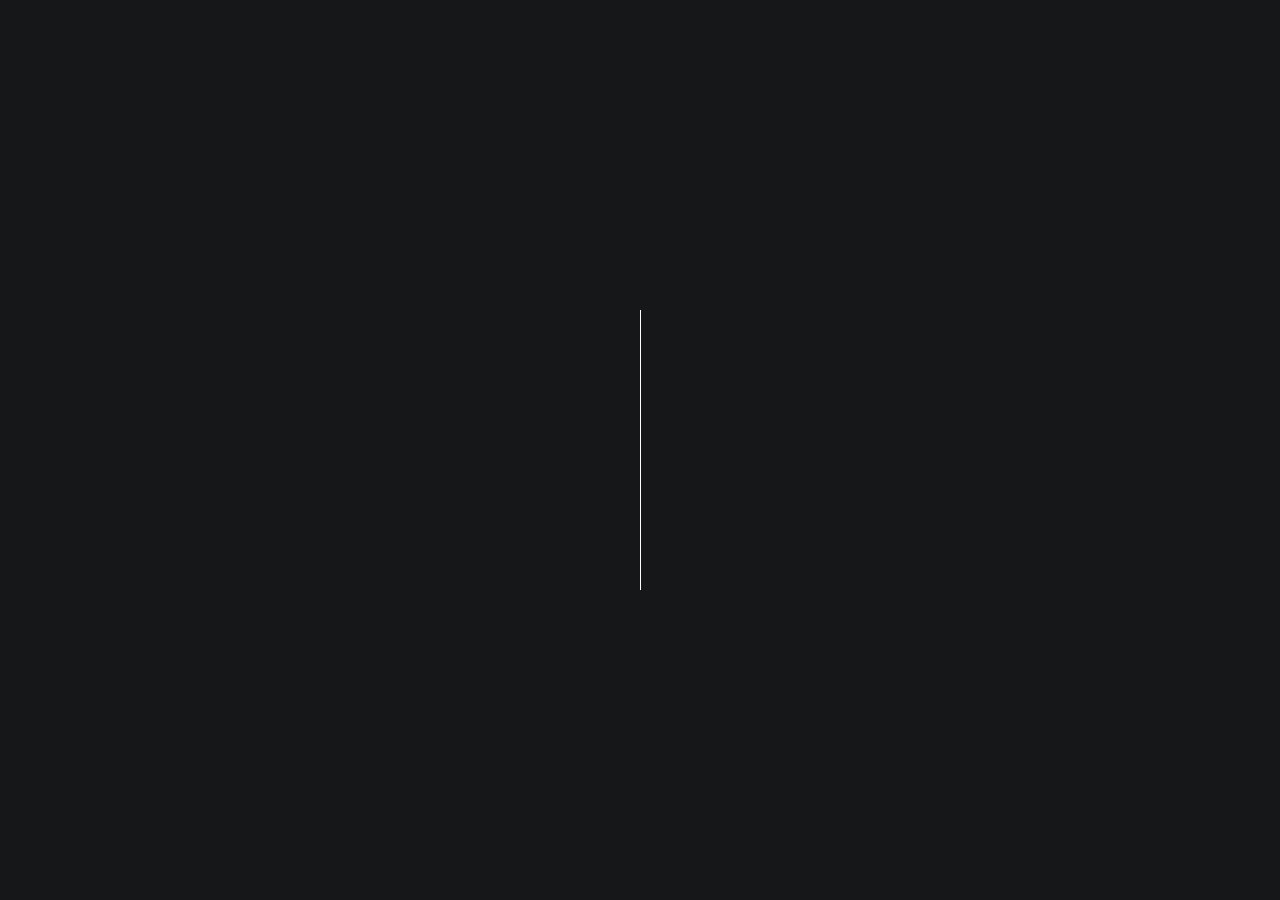
<file: sample-inner-page.html>
<!DOCTYPE html>
<html lang="en">

<head>
  <meta charset="utf-8">
  <meta content="width=device-width, initial-scale=1.0" name="viewport">

  <title>[Template] Sample Inner Page</title>
  <meta content="" name="description">
  <meta content="" name="keywords">

  <!-- Favicons -->
  <link href="assets/img/favicon.png" rel="icon">
  <link href="assets/img/apple-touch-icon.png" rel="apple-touch-icon">

  <!-- Google Fonts -->
  <link rel="preconnect" href="https://fonts.googleapis.com">
  <link rel="preconnect" href="https://fonts.gstatic.com" crossorigin>
  <link href="https://fonts.googleapis.com/css2?family=Open+Sans:ital,wght@0,300;0,400;0,500;0,600;0,700;1,300;1,400;1,600;1,700&family=Inter:ital,wght@0,300;0,400;0,500;0,600;0,700;1,300;1,400;1,500;1,600;1,700&family=Cardo:ital,wght@0,400;0,700;1,400&display=swap" rel="stylesheet">

  <!-- Vendor CSS Files -->
  <link href="assets/vendor/bootstrap/css/bootstrap.min.css" rel="stylesheet">
  <link href="assets/vendor/bootstrap-icons/bootstrap-icons.css" rel="stylesheet">
  <link href="assets/vendor/swiper/swiper-bundle.min.css" rel="stylesheet">
  <link href="assets/vendor/glightbox/css/glightbox.min.css" rel="stylesheet">
  <link href="assets/vendor/aos/aos.css" rel="stylesheet">

  <!-- Template Main CSS File -->
  <link href="assets/css/main.css" rel="stylesheet">

  <!-- =======================================================
  * Template Name: PhotoFolio
  * Updated: Mar 10 2023 with Bootstrap v5.2.3
  * Template URL: https://bootstrapmade.com/photofolio-bootstrap-photography-website-template/
  * Author: BootstrapMade.com
  * License: https://bootstrapmade.com/license/
  ======================================================== -->
</head>

<body>

  <!-- ======= Header ======= -->
  <header id="header" class="header d-flex align-items-center fixed-top">
    <div class="container-fluid d-flex align-items-center justify-content-between">

      <a href="index.html" class="logo d-flex align-items-center  me-auto me-lg-0">
        <!-- Uncomment the line below if you also wish to use an image logo -->
        <!-- <img src="assets/img/logo.png" alt=""> -->
        <i class="bi bi-camera"></i>
        <h1>PhotoFolio</h1>
      </a>

      <nav id="navbar" class="navbar">
        <ul>
          <li><a href="index.html" class="active">Home</a></li>
          <li><a href="about.html">About</a></li>
          <li class="dropdown"><a href="#"><span>Gallery</span> <i class="bi bi-chevron-down dropdown-indicator"></i></a>
            <ul>
              <li><a href="gallery.html">Nature</a></li>
              <li><a href="gallery.html">People</a></li>
              <li><a href="gallery.html">Architecture</a></li>
              <li><a href="gallery.html">Animals</a></li>
              <li><a href="gallery.html">Sports</a></li>
              <li><a href="gallery.html">Travel</a></li>
              <li class="dropdown"><a href="#"><span>Sub Menu</span> <i class="bi bi-chevron-down dropdown-indicator"></i></a>
                <ul>
                  <li><a href="#">Sub Menu 1</a></li>
                  <li><a href="#">Sub Menu 2</a></li>
                  <li><a href="#">Sub Menu 3</a></li>
                </ul>
              </li>
            </ul>
          </li>
          <li><a href="services.html">Services</a></li>
          <li><a href="contact.html">Contact</a></li>
        </ul>
      </nav><!-- .navbar -->

      <div class="header-social-links">
        <a href="#" class="twitter"><i class="bi bi-twitter"></i></a>
        <a href="#" class="facebook"><i class="bi bi-facebook"></i></a>
        <a href="#" class="instagram"><i class="bi bi-instagram"></i></a>
        <a href="#" class="linkedin"><i class="bi bi-linkedin"></i></i></a>
      </div>
      <i class="mobile-nav-toggle mobile-nav-show bi bi-list"></i>
      <i class="mobile-nav-toggle mobile-nav-hide d-none bi bi-x"></i>

    </div>
  </header><!-- End Header -->

  <main id="main" data-aos="fade" data-aos-delay="1500">

    <!-- ======= End Page Header ======= -->
    <div class="page-header d-flex align-items-center">
      <div class="container position-relative">
        <div class="row d-flex justify-content-center">
          <div class="col-lg-6 text-center">
            <h2>Sample Inner Page</h2>
            <p>Odio et unde deleniti. Deserunt numquam exercitationem. Officiis quo odio sint voluptas consequatur ut a odio voluptatem. Sit dolorum debitis veritatis natus dolores. Quasi ratione sint. Sit quaerat ipsum dolorem.</p>

            <a class="cta-btn" href="contact.html">Available for hire</a>

          </div>
        </div>
      </div>
    </div><!-- End Page Header -->

    <section class="sample-page">
      <div class="container" data-aos="fade-up">

        <p>
          You can duplicate this sample page and create any number of inner pages you like!
        </p>

      </div>
    </section>

  </main><!-- End #main -->

  <!-- ======= Footer ======= -->
  <footer id="footer" class="footer">
    <div class="container">
      <div class="copyright">
        &copy; Copyright <strong><span>PhotoFolio</span></strong>. All Rights Reserved
      </div>
      <div class="credits">
        <!-- All the links in the footer should remain intact. -->
        <!-- You can delete the links only if you purchased the pro version. -->
        <!-- Licensing information: https://bootstrapmade.com/license/ -->
        <!-- Purchase the pro version with working PHP/AJAX contact form: https://bootstrapmade.com/photofolio-bootstrap-photography-website-template/ -->
        Designed by <a href="https://bootstrapmade.com/">BootstrapMade</a>
      </div>
    </div>
  </footer><!-- End Footer -->

  <a href="#" class="scroll-top d-flex align-items-center justify-content-center"><i class="bi bi-arrow-up-short"></i></a>

  <div id="preloader">
    <div class="line"></div>
  </div>

  <!-- Vendor JS Files -->
  <script src="assets/vendor/bootstrap/js/bootstrap.bundle.min.js"></script>
  <script src="assets/vendor/swiper/swiper-bundle.min.js"></script>
  <script src="assets/vendor/glightbox/js/glightbox.min.js"></script>
  <script src="assets/vendor/aos/aos.js"></script>
  <script src="assets/vendor/php-email-form/validate.js"></script>

  <!-- Template Main JS File -->
  <script src="assets/js/main.js"></script>

</body>

</html>
</file>
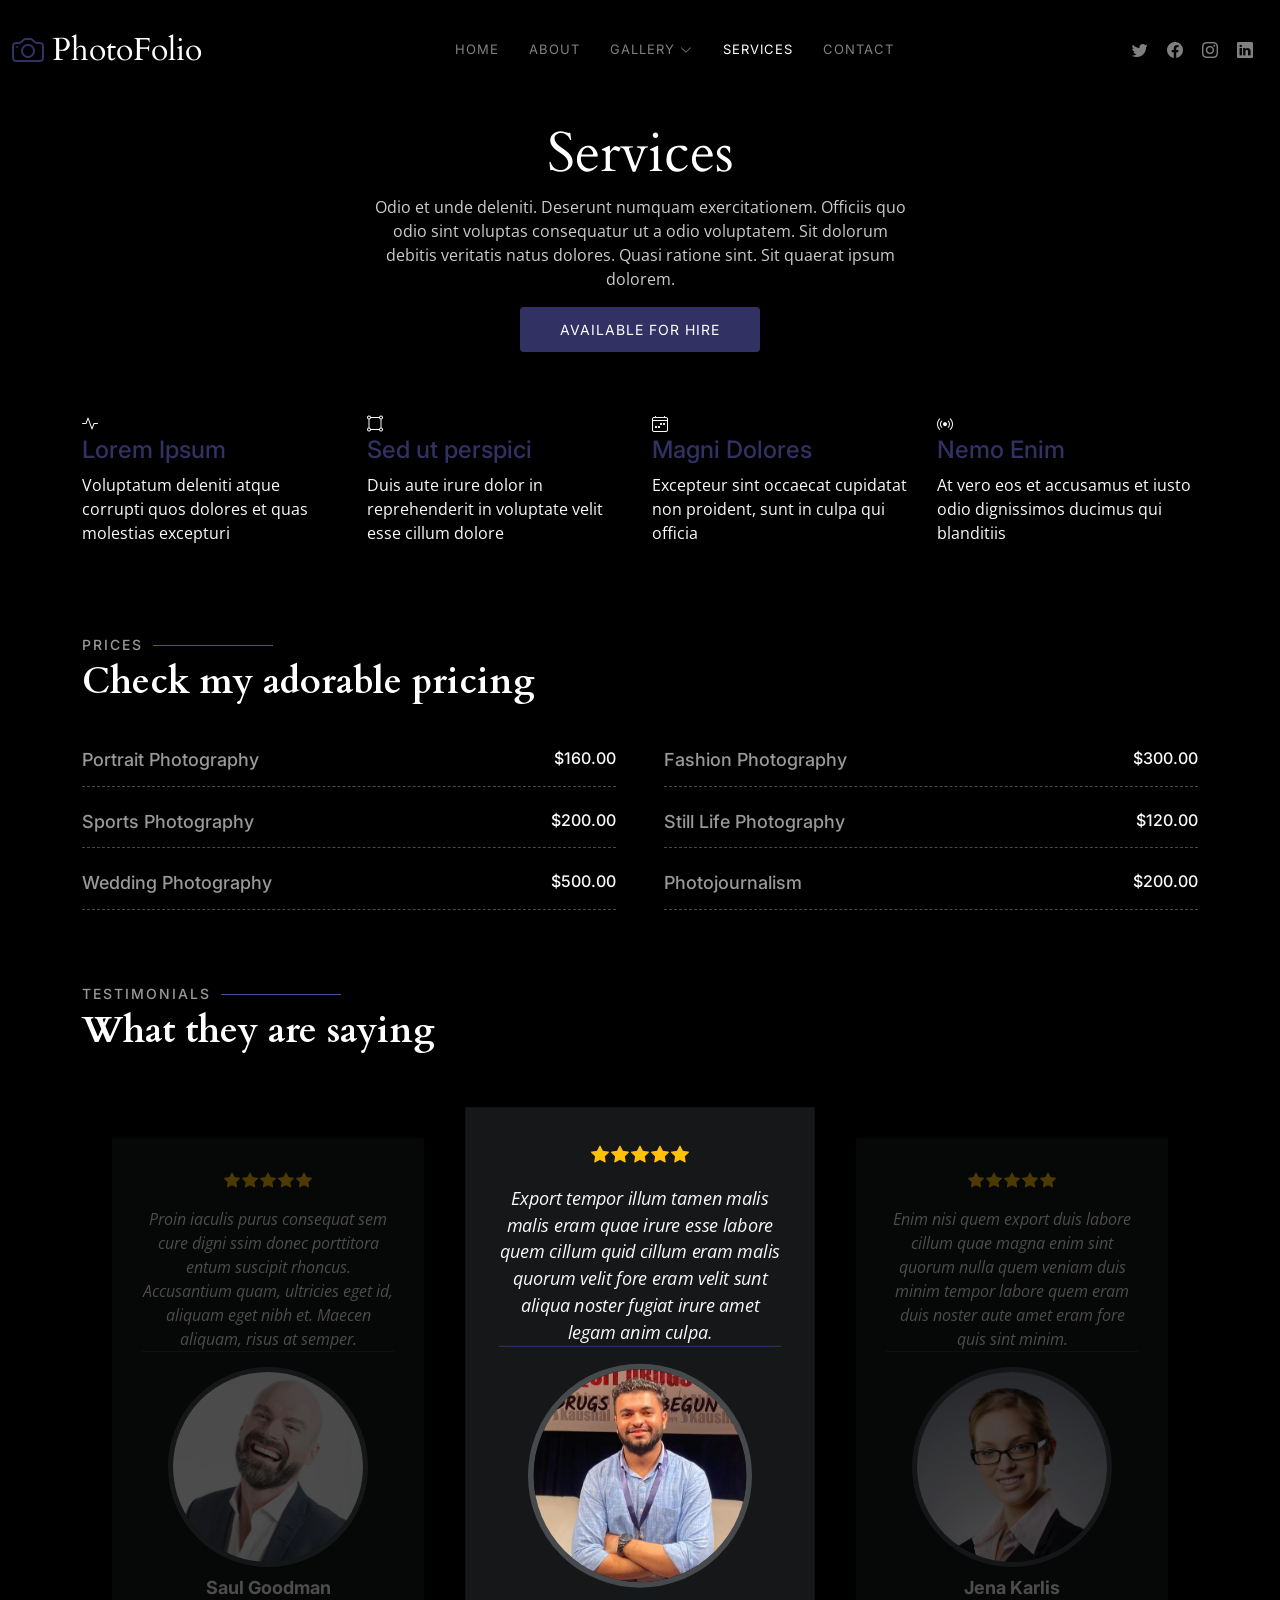
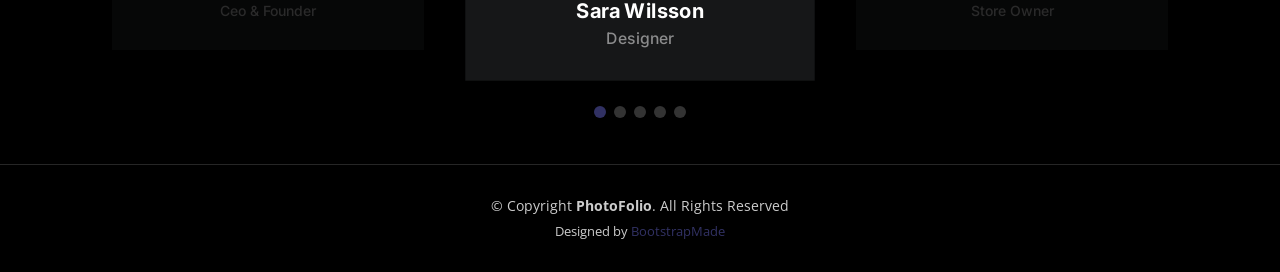
<file: services.html>
<!DOCTYPE html>
<html lang="en">

<head>
  <meta charset="utf-8">
  <meta content="width=device-width, initial-scale=1.0" name="viewport">

  <title>PhotoFolio Bootstrap Template - Services</title>
  <meta content="" name="description">
  <meta content="" name="keywords">

  <!-- Favicons -->
  <link href="assets/img/favicon.png" rel="icon">
  <link href="assets/img/apple-touch-icon.png" rel="apple-touch-icon">

  <!-- Google Fonts -->
  <link rel="preconnect" href="https://fonts.googleapis.com">
  <link rel="preconnect" href="https://fonts.gstatic.com" crossorigin>
  <link href="https://fonts.googleapis.com/css2?family=Open+Sans:ital,wght@0,300;0,400;0,500;0,600;0,700;1,300;1,400;1,600;1,700&family=Inter:ital,wght@0,300;0,400;0,500;0,600;0,700;1,300;1,400;1,500;1,600;1,700&family=Cardo:ital,wght@0,400;0,700;1,400&display=swap" rel="stylesheet">

  <!-- Vendor CSS Files -->
  <link href="assets/vendor/bootstrap/css/bootstrap.min.css" rel="stylesheet">
  <link href="assets/vendor/bootstrap-icons/bootstrap-icons.css" rel="stylesheet">
  <link href="assets/vendor/swiper/swiper-bundle.min.css" rel="stylesheet">
  <link href="assets/vendor/glightbox/css/glightbox.min.css" rel="stylesheet">
  <link href="assets/vendor/aos/aos.css" rel="stylesheet">

  <!-- Template Main CSS File -->
  <link href="assets/css/main.css" rel="stylesheet">

  <!-- =======================================================
  * Template Name: PhotoFolio
  * Updated: Mar 10 2023 with Bootstrap v5.2.3
  * Template URL: https://bootstrapmade.com/photofolio-bootstrap-photography-website-template/
  * Author: BootstrapMade.com
  * License: https://bootstrapmade.com/license/
  ======================================================== -->
</head>

<body>

  <!-- ======= Header ======= -->
  <header id="header" class="header d-flex align-items-center fixed-top">
    <div class="container-fluid d-flex align-items-center justify-content-between">

      <a href="index.html" class="logo d-flex align-items-center  me-auto me-lg-0">
        <!-- Uncomment the line below if you also wish to use an image logo -->
        <!-- <img src="assets/img/logo.png" alt=""> -->
        <i class="bi bi-camera"></i>
        <h1>PhotoFolio</h1>
      </a>

      <nav id="navbar" class="navbar">
        <ul>
          <li><a href="index.html">Home</a></li>
          <li><a href="about.html">About</a></li>
          <li class="dropdown"><a href="#"><span>Gallery</span> <i class="bi bi-chevron-down dropdown-indicator"></i></a>
            <ul>
              <li><a href="gallery.html">Nature</a></li>
              <li><a href="gallery.html">People</a></li>
              <li><a href="gallery.html">Architecture</a></li>
              <li><a href="gallery.html">Animals</a></li>
              <li><a href="gallery.html">Sports</a></li>
              <li><a href="gallery.html">Travel</a></li>
              <li class="dropdown"><a href="#"><span>Sub Menu</span> <i class="bi bi-chevron-down dropdown-indicator"></i></a>
                <ul>
                  <li><a href="#">Sub Menu 1</a></li>
                  <li><a href="#">Sub Menu 2</a></li>
                  <li><a href="#">Sub Menu 3</a></li>
                </ul>
              </li>
            </ul>
          </li>
          <li><a href="services.html" class="active">Services</a></li>
          <li><a href="contact.html">Contact</a></li>
        </ul>
      </nav><!-- .navbar -->

      <div class="header-social-links">
        <a href="#" class="twitter"><i class="bi bi-twitter"></i></a>
        <a href="#" class="facebook"><i class="bi bi-facebook"></i></a>
        <a href="#" class="instagram"><i class="bi bi-instagram"></i></a>
        <a href="#" class="linkedin"><i class="bi bi-linkedin"></i></i></a>
      </div>
      <i class="mobile-nav-toggle mobile-nav-show bi bi-list"></i>
      <i class="mobile-nav-toggle mobile-nav-hide d-none bi bi-x"></i>

    </div>
  </header><!-- End Header -->

  <main id="main" data-aos="fade" data-aos-delay="1500">

    <!-- ======= End Page Header ======= -->
    <div class="page-header d-flex align-items-center">
      <div class="container position-relative">
        <div class="row d-flex justify-content-center">
          <div class="col-lg-6 text-center">
            <h2>Services</h2>
            <p>Odio et unde deleniti. Deserunt numquam exercitationem. Officiis quo odio sint voluptas consequatur ut a odio voluptatem. Sit dolorum debitis veritatis natus dolores. Quasi ratione sint. Sit quaerat ipsum dolorem.</p>

            <a class="cta-btn" href="contact.html">Available for hire</a>

          </div>
        </div>
      </div>
    </div><!-- End Page Header -->

    <!-- ======= Services Section ======= -->
    <section id="services" class="services">
      <div class="container">

        <div class="row gy-4">

          <div class="col-xl-3 col-md-6 d-flex">
            <div class="service-item position-relative">
              <i class="bi bi-activity"></i>
              <h4><a href="" class="stretched-link">Lorem Ipsum</a></h4>
              <p>Voluptatum deleniti atque corrupti quos dolores et quas molestias excepturi</p>
            </div>
          </div><!-- End Service Item -->

          <div class="col-xl-3 col-md-6 d-flex">
            <div class="service-item position-relative">
              <i class="bi bi-bounding-box-circles"></i>
              <h4><a href="" class="stretched-link">Sed ut perspici</a></h4>
              <p>Duis aute irure dolor in reprehenderit in voluptate velit esse cillum dolore</p>
            </div>
          </div><!-- End Service Item -->

          <div class="col-xl-3 col-md-6 d-flex">
            <div class="service-item position-relative">
              <i class="bi bi-calendar4-week"></i>
              <h4><a href="" class="stretched-link">Magni Dolores</a></h4>
              <p>Excepteur sint occaecat cupidatat non proident, sunt in culpa qui officia</p>
            </div>
          </div><!-- End Service Item -->

          <div class="col-xl-3 col-md-6 d-flex">
            <div class="service-item position-relative">
              <i class="bi bi-broadcast"></i>
              <h4><a href="" class="stretched-link">Nemo Enim</a></h4>
              <p>At vero eos et accusamus et iusto odio dignissimos ducimus qui blanditiis</p>
            </div>
          </div><!-- End Service Item -->

        </div>

      </div>
    </section><!-- End Services Section -->

    <!-- ======= Pricing Section ======= -->
    <section id="pricing" class="pricing">
      <div class="container">

        <div class="section-header">
          <h2>Prices</h2>
          <p>Check my adorable pricing</p>
        </div>

        <div class="row gy-4 gx-lg-5">

          <div class="col-lg-6">
            <div class="pricing-item d-flex justify-content-between">
              <h3>Portrait Photography</h3>
              <h4>$160.00</h4>
            </div>
          </div><!-- End Pricing Item -->

          <div class="col-lg-6">
            <div class="pricing-item d-flex justify-content-between">
              <h3>Fashion Photography</h3>
              <h4>$300.00</h4>
            </div>
          </div><!-- End Pricing Item -->

          <div class="col-lg-6">
            <div class="pricing-item d-flex justify-content-between">
              <h3>Sports Photography</h3>
              <h4>$200.00</h4>
            </div>
          </div><!-- End Pricing Item -->

          <div class="col-lg-6">
            <div class="pricing-item d-flex justify-content-between">
              <h3>Still Life Photography</h3>
              <h4>$120.00</h4>
            </div>
          </div><!-- End Pricing Item -->

          <div class="col-lg-6">
            <div class="pricing-item d-flex justify-content-between">
              <h3>Wedding Photography</h3>
              <h4>$500.00</h4>
            </div>
          </div><!-- End Pricing Item -->

          <div class="col-lg-6">
            <div class="pricing-item d-flex justify-content-between">
              <h3>Photojournalism</h3>
              <h4>$200.00</h4>
            </div>
          </div><!-- End Pricing Item -->

        </div>
    </section><!-- End Pricing Section -->

    <!-- ======= Testimonials Section ======= -->
    <section id="testimonials" class="testimonials">
      <div class="container">

        <div class="section-header">
          <h2>Testimonials</h2>
          <p>What they are saying</p>
        </div>

        <div class="slides-3 swiper">
          <div class="swiper-wrapper">

            <div class="swiper-slide">
              <div class="testimonial-item">
                <div class="stars">
                  <i class="bi bi-star-fill"></i><i class="bi bi-star-fill"></i><i class="bi bi-star-fill"></i><i class="bi bi-star-fill"></i><i class="bi bi-star-fill"></i>
                </div>
                <p>
                  Proin iaculis purus consequat sem cure digni ssim donec porttitora entum suscipit rhoncus. Accusantium quam, ultricies eget id, aliquam eget nibh et. Maecen aliquam, risus at semper.
                </p>
                <div class="profile mt-auto">
                  <img src="assets/img/testimonials/testimonials-1.jpg" class="testimonial-img" alt="">
                  <h3>Saul Goodman</h3>
                  <h4>Ceo &amp; Founder</h4>
                </div>
              </div>
            </div><!-- End testimonial item -->

            <div class="swiper-slide">
              <div class="testimonial-item">
                <div class="stars">
                  <i class="bi bi-star-fill"></i><i class="bi bi-star-fill"></i><i class="bi bi-star-fill"></i><i class="bi bi-star-fill"></i><i class="bi bi-star-fill"></i>
                </div>
                <p>
                  Export tempor illum tamen malis malis eram quae irure esse labore quem cillum quid cillum eram malis quorum velit fore eram velit sunt aliqua noster fugiat irure amet legam anim culpa.
                </p>
                <div class="profile mt-auto">
                  <img src="assets/img/testimonials/testimonials-2.jpg" class="testimonial-img" alt="">
                  <h3>Sara Wilsson</h3>
                  <h4>Designer</h4>
                </div>
              </div>
            </div><!-- End testimonial item -->

            <div class="swiper-slide">
              <div class="testimonial-item">
                <div class="stars">
                  <i class="bi bi-star-fill"></i><i class="bi bi-star-fill"></i><i class="bi bi-star-fill"></i><i class="bi bi-star-fill"></i><i class="bi bi-star-fill"></i>
                </div>
                <p>
                  Enim nisi quem export duis labore cillum quae magna enim sint quorum nulla quem veniam duis minim tempor labore quem eram duis noster aute amet eram fore quis sint minim.
                </p>
                <div class="profile mt-auto">
                  <img src="assets/img/testimonials/testimonials-3.jpg" class="testimonial-img" alt="">
                  <h3>Jena Karlis</h3>
                  <h4>Store Owner</h4>
                </div>
              </div>
            </div><!-- End testimonial item -->

            <div class="swiper-slide">
              <div class="testimonial-item">
                <div class="stars">
                  <i class="bi bi-star-fill"></i><i class="bi bi-star-fill"></i><i class="bi bi-star-fill"></i><i class="bi bi-star-fill"></i><i class="bi bi-star-fill"></i>
                </div>
                <p>
                  Fugiat enim eram quae cillum dolore dolor amet nulla culpa multos export minim fugiat minim velit minim dolor enim duis veniam ipsum anim magna sunt elit fore quem dolore labore illum veniam.
                </p>
                <div class="profile mt-auto">
                  <img src="assets/img/testimonials/testimonials-4.jpg" class="testimonial-img" alt="">
                  <h3>Matt Brandon</h3>
                  <h4>Freelancer</h4>
                </div>
              </div>
            </div><!-- End testimonial item -->

            <div class="swiper-slide">
              <div class="testimonial-item">
                <div class="stars">
                  <i class="bi bi-star-fill"></i><i class="bi bi-star-fill"></i><i class="bi bi-star-fill"></i><i class="bi bi-star-fill"></i><i class="bi bi-star-fill"></i>
                </div>
                <p>
                  Quis quorum aliqua sint quem legam fore sunt eram irure aliqua veniam tempor noster veniam enim culpa labore duis sunt culpa nulla illum cillum fugiat legam esse veniam culpa fore nisi cillum quid.
                </p>
                <div class="profile mt-auto">
                  <img src="assets/img/testimonials/testimonials-5.jpg" class="testimonial-img" alt="">
                  <h3>John Larson</h3>
                  <h4>Entrepreneur</h4>
                </div>
              </div>
            </div><!-- End testimonial item -->

          </div>
          <div class="swiper-pagination"></div>
        </div>

      </div>
    </section><!-- End Testimonials Section -->

  </main><!-- End #main -->

  <!-- ======= Footer ======= -->
  <footer id="footer" class="footer">
    <div class="container">
      <div class="copyright">
        &copy; Copyright <strong><span>PhotoFolio</span></strong>. All Rights Reserved
      </div>
      <div class="credits">
        <!-- All the links in the footer should remain intact. -->
        <!-- You can delete the links only if you purchased the pro version. -->
        <!-- Licensing information: https://bootstrapmade.com/license/ -->
        <!-- Purchase the pro version with working PHP/AJAX contact form: https://bootstrapmade.com/photofolio-bootstrap-photography-website-template/ -->
        Designed by <a href="https://bootstrapmade.com/">BootstrapMade</a>
      </div>
    </div>
  </footer><!-- End Footer -->

  <a href="#" class="scroll-top d-flex align-items-center justify-content-center"><i class="bi bi-arrow-up-short"></i></a>

  <div id="preloader">
    <div class="line"></div>
  </div>

  <!-- Vendor JS Files -->
  <script src="assets/vendor/bootstrap/js/bootstrap.bundle.min.js"></script>
  <script src="assets/vendor/swiper/swiper-bundle.min.js"></script>
  <script src="assets/vendor/glightbox/js/glightbox.min.js"></script>
  <script src="assets/vendor/aos/aos.js"></script>
  <script src="assets/vendor/php-email-form/validate.js"></script>

  <!-- Template Main JS File -->
  <script src="assets/js/main.js"></script>

</body>

</html>
</file>
<file: assets/css/main.css>
/**
* Template Name: PhotoFolio
* Updated: Mar 10 2023 with Bootstrap v5.2.3
* Template URL: https://bootstrapmade.com/photofolio-bootstrap-photography-website-template/
* Author: BootstrapMade.com
* License: https://bootstrapmade.com/license/
*/

/*--------------------------------------------------------------
# Set main reusable colors and fonts using CSS variables
# Learn more about CSS variables at https://developer.mozilla.org/en-US/docs/Web/CSS/Using_CSS_custom_properties
--------------------------------------------------------------*/
/* Fonts */
:root {
  --font-default: "Open Sans", system-ui, -apple-system, "Segoe UI", Roboto,
    "Helvetica Neue", Arial, "Noto Sans", "Liberation Sans", sans-serif,
    "Apple Color Emoji", "Segoe UI Emoji", "Segoe UI Symbol", "Noto Color Emoji";
  --font-primary: "Inter", sans-serif;
  --font-secondary: "Cardo", sans-serif;
}

/* Colors */
:root {
  --color-default: #fafafa;
  --color-primary: #313163;
  --color-secondary: #161718;
}

/* Smooth scroll behavior */
:root {
  scroll-behavior: smooth;
}

/*--------------------------------------------------------------
# General
--------------------------------------------------------------*/
body {
  font-family: var(--font-default);
  color: var(--color-default);
  background-color: #000;
}

a {
  color: var(--color-primary);
  text-decoration: none;
}

a:hover {
  
  transform: scale(1.1);
  text-decoration: none;
}

h1,
h2,
h3,
h4,
h5,
h6 {
  font-family: var(--font-primary);
}

/*--------------------------------------------------------------
# Sections & Section Header
--------------------------------------------------------------*/
.section-header {
  padding-bottom: 40px;
}

.section-header h2 {
  font-size: 14px;
  font-weight: 500;
  padding: 0;
  line-height: 1px;
  margin: 0 0 5px 0;
  letter-spacing: 2px;
  text-transform: uppercase;
  color: rgba(255, 255, 255, 0.6);
  font-family: var(--font-primary);
}

.section-header h2::after {
  content: "";
  width: 120px;
  height: 1px;
  display: inline-block;
  background: #4d4dab;
  margin: 4px 10px;
}

.section-header p {
  margin: 0;
  margin: 0;
  font-size: 36px;
  font-weight: 700;
  font-family: var(--font-secondary);
  color: #fff;
}

/*--------------------------------------------------------------
# Page Header
--------------------------------------------------------------*/
.page-header {
  padding: 120px 0 60px 0;
  min-height: 30vh;
  position: relative;
}

.page-header h2 {
  font-size: 56px;
  font-weight: 500;
  color: #fff;
  font-family: var(--font-secondary);
}

@media (max-width: 768px) {
  .page-header h2 {
    font-size: 36px;
  }
}

.page-header p {
  color: rgba(255, 255, 255, 0.8);
}

.page-header .cta-btn {
  font-family: var(--font-primary);
  font-weight: 400;
  font-size: 14px;
  display: inline-block;
  padding: 12px 40px;
  border-radius: 4px;
  letter-spacing: 1px;
  text-transform: uppercase;
  transition: 0.3s;
  color: #fff;
  background: var(--color-primary);
}
.cta-btn {
  font-family: var(--font-primary);
  font-weight: 400;
  font-size: 14px;
  display: inline-block;
  padding: 12px 40px;
  border-radius: 4px;
  letter-spacing: 1px;
  text-transform: uppercase;
  transition: 0.3s;
  color: #fff;
  background: var(--color-primary);
}

.page-header .cta-btn:hover {
  background: #313163;
}

/*--------------------------------------------------------------
# Scroll top button
--------------------------------------------------------------*/
.scroll-top {
  position: fixed;
  visibility: hidden;
  opacity: 0;
  right: 15px;
  bottom: -15px;
  z-index: 99999;
  background: var(--color-primary);
  width: 44px;
  height: 44px;
  border-radius: 50px;
  transition: all 0.4s;
}

.scroll-top i {
  font-size: 24px;
  color: #fff;
  line-height: 0;
}

.scroll-top:hover {
  background: #4d4dab;
  color: #fff;
}

.scroll-top.active {
  visibility: visible;
  opacity: 1;
  bottom: 15px;
}

/*--------------------------------------------------------------
# Preloader
--------------------------------------------------------------*/
#preloader {
  display: flex;
  position: fixed;
  inset: 0;
  width: 100%;
  height: 100vh;
  z-index: 99999;
}

#preloader:before,
#preloader:after {
  content: "";
  background-color: var(--color-secondary);
  position: absolute;
  inset: 0;
  width: 50%;
  height: 100%;
  transition: all 0.3s ease 0s;
  z-index: -1;
}

#preloader:after {
  left: auto;
  right: 0;
}

#preloader .line {
  position: relative;
  overflow: hidden;
  margin: auto;
  width: 1px;
  height: 280px;
  transition: all 0.8s ease 0s;
}

#preloader .line:before {
  content: "";
  position: absolute;
  background-color: #fff;
  left: 0;
  top: 50%;
  width: 1px;
  height: 0%;
  transform: translateY(-50%);
  animation: lineincrease 1000ms ease-in-out 0s forwards;
}

#preloader .line:after {
  content: "";
  position: absolute;
  background-color: #999;
  left: 0;
  top: 0;
  width: 1px;
  height: 100%;
  transform: translateY(-100%);
  animation: linemove 1200ms linear 0s infinite;
  animation-delay: 2000ms;
}

#preloader.loaded .line {
  opacity: 0;
  height: 100% !important;
}

#preloader.loaded .line:after {
  opacity: 0;
}

#preloader.loaded:before,
#preloader.loaded:after {
  animation: preloaderfinish 300ms ease-in-out 500ms forwards;
}

@keyframes lineincrease {
  0% {
    height: 0%;
  }

  100% {
    height: 100%;
  }
}

@keyframes linemove {
  0% {
    transform: translateY(200%);
  }

  100% {
    transform: translateY(-100%);
  }
}

@keyframes preloaderfinish {
  0% {
    width: 5 0%;
  }

  100% {
    width: 0%;
  }
}

/*--------------------------------------------------------------
# Header
--------------------------------------------------------------*/
.header {
  transition: all 0.5s;
  z-index: 997;
  padding: 30px 0;
  background-color: #000;
}

.header .logo {
  transition: 0.3s;
}

.header .logo img {
  max-height: 40px;
  margin-right: 8px;
}

.header .logo h1 {
  font-size: 32px;
  margin: 0;
  font-weight: 400;
  color: #fff;
  font-family: var(--font-secondary);
}

.header .logo i {
  font-size: 32px;
  margin-right: 8px;
  line-height: 0;
}

@media (max-width: 575px) {
  .header .logo h1 {
    font-size: 26px;
  }

  .header .logo i {
    font-size: 24px;
  }
}

.header .header-social-links {
  padding-right: 15px;
}

.header .header-social-links a {
  color: rgba(255, 255, 255, 0.5);
  padding-left: 15px;
  display: inline-block;
  line-height: 0px;
  transition: 0.3s;
  font-size: 16px;
}

.header .header-social-links a:hover {
  color: #fff;
}

@media (max-width: 575px) {
  .header .header-social-links a {
    padding-left: 5px;
  }
}

/*--------------------------------------------------------------
# Desktop Navigation
--------------------------------------------------------------*/
@media (min-width: 1280px) {
  .navbar {
    padding: 0;
  }

  .navbar ul {
    margin: 0;
    padding: 0;
    display: flex;
    list-style: none;
    align-items: center;
  }

  .navbar li {
    position: relative;
  }

  .navbar a,
  .navbar a:focus {
    display: flex;
    align-items: center;
    justify-content: space-between;
    padding: 10px 0 10px 30px;
    font-family: var(--font-primary);
    text-transform: uppercase;
    letter-spacing: 1px;
    font-size: 13px;
    font-weight: 400;
    color: rgba(255, 255, 255, 0.5);
    white-space: nowrap;
    transition: 0.3s;
  }

  .navbar a i,
  .navbar a:focus i {
    font-size: 12px;
    line-height: 0;
    margin-left: 5px;
  }

  .navbar a:hover,
  .navbar .active,
  .navbar .active:focus,
  .navbar li:hover > a {
    color: #fff;
  }

  .navbar .dropdown ul {
    display: block;
    position: absolute;
    left: 14px;
    top: calc(100% + 30px);
    margin: 0;
    padding: 10px 0;
    z-index: 99;
    opacity: 0;
    visibility: hidden;
    background: var(--color-secondary);
    transition: 0.3s;
    border-radius: 4px;
  }

  .navbar .dropdown ul li {
    min-width: 200px;
  }

  .navbar .dropdown ul a {
    padding: 10px 20px;
    font-size: 15px;
    text-transform: none;
    font-weight: 400;
  }

  .navbar .dropdown ul a i {
    font-size: 12px;
  }

  .navbar .dropdown ul a:hover,
  .navbar .dropdown ul .active:hover,
  .navbar .dropdown ul li:hover > a {
    color: #fff;
  }

  .navbar .dropdown:hover > ul {
    opacity: 1;
    top: 100%;
    visibility: visible;
  }

  .navbar .dropdown .dropdown ul {
    top: 0;
    left: calc(100% - 30px);
    visibility: hidden;
  }

  .navbar .dropdown .dropdown:hover > ul {
    opacity: 1;
    top: 0;
    left: 100%;
    visibility: visible;
  }
}

@media (min-width: 1280px) and (max-width: 1366px) {
  .navbar .dropdown .dropdown ul {
    left: -90%;
  }

  .navbar .dropdown .dropdown:hover > ul {
    left: -100%;
  }
}

@media (min-width: 1280px) {
  .mobile-nav-show,
  .mobile-nav-hide {
    display: none;
  }
}

/*--------------------------------------------------------------
# Mobile Navigation
--------------------------------------------------------------*/
@media (max-width: 1279px) {
  .navbar {
    position: fixed;
    top: 0;
    right: -100%;
    width: 100%;
    max-width: 400px;
    bottom: 0;
    transition: 0.3s;
    z-index: 9997;
  }

  .navbar ul {
    position: absolute;
    inset: 0;
    padding: 50px 0 10px 0;
    margin: 0;
    background: rgba(0, 0, 0, 0.9);
    overflow-y: auto;
    transition: 0.3s;
    z-index: 9998;
  }

  .navbar a,
  .navbar a:focus {
    display: flex;
    align-items: center;
    justify-content: space-between;
    padding: 10px 20px;
    font-family: var(--font-primary);
    font-size: 13px;
    text-transform: uppercase;
    font-weight: 400;
    color: white;
    letter-spacing: 1px;
    white-space: nowrap;
    transition: 0.3s;
  }

  .navbar a i,
  .navbar a:focus i {
    font-size: 12px;
    line-height: 0;
    margin-left: 5px;
  }

  .navbar a:hover,
  .navbar .active,
  .navbar .active:focus,
  .navbar li:hover > a {
    color: #fff;
  }

  .navbar .dropdown ul,
  .navbar .dropdown .dropdown ul {
    position: static;
    display: none;
    padding: 10px 0;
    margin: 10px 20px;
    transition: all 0.5s ease-in-out;
    border: 1px solid black;
  }

  .navbar .dropdown > .dropdown-active,
  .navbar .dropdown .dropdown > .dropdown-active {
    display: block;
  }

  .mobile-nav-show {
    color:black;
    font-size: 28px;
    cursor: pointer;
    line-height: 0;
    transition: 0.5s;
    z-index: 9999;
    margin: 0 10px 0 10px;
  }

  .mobile-nav-hide {
    color: #fff;
    font-size: 32px;
    cursor: pointer;
    line-height: 0;
    transition: 0.5s;
    position: fixed;
    right: 20px;
    top: 20px;
    z-index: 9999;
  }

  .mobile-nav-active {
    overflow: hidden;
  }

  .mobile-nav-active .navbar {
    right: 0;
  }
  .text-dark{
    --bs-text-opacity: 1;
    color: rgba(var(--bs-light-rgb),var(--bs-text-opacity))!important;
  }

  .mobile-nav-active .navbar:before {
    content: "";
    position: fixed;
    inset: 0;
    background: rgba(22, 23, 24, 0.8);
    z-index: 9996;
  }
}

/*--------------------------------------------------------------
# About Section
--------------------------------------------------------------*/

#bg-video{
  position: absolute;
  width: 100%;
}
.about .content h2 {
  font-weight: 700;
  font-size: 24px;
  color: var(--color-primary);
}

.about .content ul {
  list-style: none;
  padding: 0;
}

.about .content ul li {
  margin-bottom: 20px;
  display: flex;
  align-items: center;
}

.about .content ul strong {
  margin-right: 10px;
}

.about .content ul i {
  font-size: 16px;
  margin-right: 5px;
  color: var(--color-primary);
  line-height: 0;
}

/*--------------------------------------------------------------
# Testimonials Section
--------------------------------------------------------------*/
.testimonials {
  margin-top: 80px;
}

.testimonials .testimonial-item {
  box-sizing: content-box;
  padding: 30px;
  margin: 40px 30px;
  background: var(--color-secondary);
  min-height: 320px;
  display: flex;
  flex-direction: column;
  text-align: center;
  transition: 0.3s;
}

.testimonials .testimonial-item .stars {
  margin-bottom: 15px;
}

.testimonials .testimonial-item .stars i {
  color: #ffc107;
  margin: 0 1px;
}

.testimonials .testimonial-item .testimonial-img {
  width: 200px;
  border-radius: 50%;
  border: 5px solid #474a4d;
  margin: 0 auto;
}

.testimonials .testimonial-item h3 {
  font-size: 18px;
  font-weight: bold;
  margin: 10px 0 5px 0;
  color: #fff;
}

.testimonials .testimonial-item h4 {
  font-size: 14px;
  color: rgba(255, 255, 255, 0.5);
  margin: 0;
}

.testimonials .testimonial-item p {
  font-style: italic;
  margin: 0 auto 15px auto;

  border-bottom: 1px solid #313163;
}

.testimonials .swiper-pagination {
  margin-top: 20px;
  position: relative;
}

.testimonials .swiper-pagination .swiper-pagination-bullet {
  width: 12px;
  height: 12px;
  background-color: rgba(255, 255, 255, 0.2);
  opacity: 1;
}

.testimonials .swiper-pagination .swiper-pagination-bullet-active {
  background-color:#313163;
}

.testimonials .swiper-slide {
  opacity: 0.3;
}

@media (max-width: 1199px) {
  .testimonials .swiper-slide-active {
    opacity: 1;
  }

  .testimonials .swiper-pagination {
    margin-top: 0;
  }

  .testimonials .testimonial-item {
    margin: 40px 20px;
  }
}

@media (min-width: 1200px) {
  .testimonials .swiper-slide-next {
    opacity: 1;
    transform: scale(1.12);
  }
}

/*--------------------------------------------------------------
# Pricing Section
--------------------------------------------------------------*/
.gallery {
  margin-top: 40px;
}

.gallery .gallery-item {
  position: relative;
  overflow: hidden;
  border-radius: 10px;
}

.gallery .gallery-item img {
  transition: 0.3s;
}

.gallery .gallery-links {
  position: absolute;
  inset: 0;
  opacity: 0;
  transition: all ease-in-out 0.3s;
  background: rgba(0, 0, 0, 0.6);
  z-index: 3;
}

.gallery .gallery-links .preview-link,
.gallery .gallery-links .details-link {
  font-size: 20px;
  color: rgba(255, 255, 255, 0.5);
  transition: 0.3s;
  line-height: 1.2;
  margin: 30px 8px 0 8px;
}

.gallery .gallery-links .preview-link:hover,
.gallery .gallery-links .details-link:hover {
  color: #fff;
}

.gallery .gallery-links .details-link {
  font-size: 30px;
  line-height: 0;
}

.gallery .gallery-item:hover .gallery-links {
  opacity: 1;
}

.gallery .gallery-item:hover .preview-link,
.gallery .gallery-item:hover .details-link {
  margin-top: 0;
}

.gallery .gallery-item:hover img {
  transform: scale(1.1);
}

.glightbox-clean .gslide-description {
  background: #222425;
}

.glightbox-clean .gslide-title {
  color: rgba(255, 255, 255, 0.8);
  margin: 0;
}

/*--------------------------------------------------------------
# Gallery Single Section
--------------------------------------------------------------*/
.gallery-single .portfolio-details-slider img {
  width: 100%;
}

.gallery-single
  .portfolio-details-slider
  .swiper-pagination
  .swiper-pagination-bullet {
  width: 12px;
  height: 12px;
  background-color: rgba(255, 255, 255, 0.7);
  opacity: 1;
}

.gallery-single
  .portfolio-details-slider
  .swiper-pagination
  .swiper-pagination-bullet-active {
  background-color: var(--color-primary);
}

.gallery-single .swiper-button-prev,
.gallery-single .swiper-button-next {
  width: 48px;
  height: 48px;
}

.gallery-single .swiper-button-prev:after,
.gallery-single .swiper-button-next:after {
  color: rgba(255, 255, 255, 0.8);
  background-color: rgba(0, 0, 0, 0.2);
  font-size: 24px;
  border-radius: 50%;
  width: 48px;
  height: 48px;
  display: flex;
  align-items: center;
  justify-content: center;
  transition: 0.3s;
}

.gallery-single .swiper-button-prev:hover:after,
.gallery-single .swiper-button-next:hover:after {
  background-color: rgba(0, 0, 0, 0.6);
}

@media (max-width: 575px) {
  .gallery-single .swiper-button-prev,
  .gallery-single .swiper-button-next {
    display: none;
  }
}

.gallery-single .portfolio-info h3 {
  font-size: 22px;
  font-weight: 700;
  margin-bottom: 20px;
  padding-bottom: 20px;
  position: relative;
  font-family: var(--font-secondary);
}

.gallery-single .portfolio-info h3:after {
  content: "";
  position: absolute;
  display: block;
  width: 50px;
  height: 3px;
  background: var(--color-primary);
  left: 0;
  bottom: 0;
}

.gallery-single .portfolio-info ul {
  list-style: none;
  padding: 0;
  font-size: 15px;
}

.gallery-single .portfolio-info ul li {
  display: flex;
  flex-direction: column;
  padding-bottom: 15px;
}

.gallery-single .portfolio-info ul strong {
  text-transform: uppercase;
  font-weight: 400;
  color: #6b7075;
  font-size: 14px;
}

.gallery-single .portfolio-info .btn-visit {
  padding: 8px 40px;
  background: var(--color-primary);
  color: #fff;
  border-radius: 50px;
  transition: 0.3s;
}

.gallery-single .portfolio-info .btn-visit:hover {
  background: #2cbc85;
}

.gallery-single .portfolio-description h2 {
  font-size: 26px;
  font-weight: 700;
  margin-bottom: 20px;
  color: #fff;
  font-family: var(--font-secondary);
}

.gallery-single .portfolio-description p {
  padding: 0;
}

.gallery-single .portfolio-description .testimonial-item {
  padding: 30px 30px 0 30px;
  position: relative;
  background: var(--color-secondary);
  height: 100%;
  margin-bottom: 50px;
}

.gallery-single .portfolio-description .testimonial-item  {
  width: 90px;
  border-radius: 50px;
  border: 6px solid #2e3133;
  float: left;
  margin: 0 10px 0 0;
}

.gallery-single .portfolio-description .testimonial-item h3 {
  font-size: 18px;
  font-weight: bold;
  margin: 15px 0 5px 0;
  padding-top: 20px;
}

.gallery-single .portfolio-description .testimonial-item h4 {
  font-size: 14px;
  color: rgba(255, 255, 255, 0.6);
  margin: 0;
}

.gallery-single .portfolio-description .testimonial-item .quote-icon-left,
.gallery-single .portfolio-description .testimonial-item .quote-icon-right {
  color: #5bd9a9;
  font-size: 26px;
  line-height: 0;
}

.gallery-single .portfolio-description .testimonial-item .quote-icon-left {
  display: inline-block;
  left: -5px;
  position: relative;
}

.gallery-single .portfolio-description .testimonial-item .quote-icon-right {
  display: inline-block;
  right: -5px;
  position: relative;
  top: 10px;
  transform: scale(-1, -1);
}

.gallery-single .portfolio-description .testimonial-item p {
  font-style: italic;
  margin: 0 0 15px 0 0 0;
  padding: 0;
}



/*--------------------------------------------------------------
# Pricing Section
--------------------------------------------------------------*/
.pricing {
  margin-top: 80px;
}

.pricing .pricing-item {
  border-bottom: 1px dashed #474a4d;
  width: 100%;
  height: 100%;
  padding: 0 0 15px 0;
}

.pricing .pricing-item h3 {
  margin: 0;
  font-size: 18px;
  font-weight: 500;
  color: rgba(255, 255, 255, 0.6);
}

.pricing .pricing-item h4 {
  margin: 0;
  font-size: 16px;
}

/*--------------------------------------------------------------
# Contact Section
--------------------------------------------------------------*/
.contact .info-item + .info-item {
  margin-top: 40px;
}

.contact .info-item i {
  font-size: 20px;
  color: 'white';
  float: left;
  width: 44px;
  height: 44px;
  background: #313163;
  display: flex;
  justify-content: center;
  align-items: center;
  border-radius: 50px;
  transition: all 0.3s ease-in-out;
  margin-right: 15px;
}

.contact .info-item h4 {
  padding: 0;
  font-size: 20px;
  font-weight: 600;
  margin-bottom: 5px;
  color: rgba(255, 255, 255, 0.5);
}

.contact .info-item p {
  padding: 0;
  margin-bottom: 0;
  font-size: 14px;
  color: #fff;
}

.contact .info-item:hover i {
  background: var(--color-primary);
  color: #fff;
}

.contact .php-email-form {
  width: 100%;
}

.contact .php-email-form .form-group {
  padding-bottom: 8px;
}

.contact .php-email-form .error-message {
  display: none;
  color: #fff;
  background: #df1529;
  text-align: left;
  padding: 15px;
  font-weight: 600;
}

.contact .php-email-form .error-message br + br {
  margin-top: 25px;
}

.contact .php-email-form .sent-message {
  display: none;
  color: #fff;
  background: var(--color-primary);
  text-align: center;
  padding: 15px;
  font-weight: 600;
}

.contact .php-email-form .loading {
  display: none;
  background: var(--color-secondary);
  text-align: center;
  padding: 15px;
  color: rgba(255, 255, 255, 0.6);
}

.contact .php-email-form .loading:before {
  content: "";
  display: inline-block;
  border-radius: 50%;
  width: 24px;
  height: 24px;
  margin: 0 10px -6px 0;
  border: 3px solid var(--color-primary);
  border-top-color: var(--color-secondary);
  animation: animate-loading 1s linear infinite;
}

.contact .php-email-form input,
.contact .php-email-form textarea {
  border-radius: 4px;
  box-shadow: none;
  font-size: 14px;
  background-color: var(--color-secondary);
  border: 1px solid #2e3133;
  color: #fff;
}

.contact .php-email-form input {
  height: 44px;
}

.contact .php-email-form textarea {
  padding: 10px 12px;
}

.contact .php-email-form button[type="submit"] {
  background: var(--color-primary);
  border: 0;
  padding: 10px 35px;
  color: #fff;
  transition: 0.4s;
  border-radius: 4px;
}

.contact .php-email-form button[type="submit"]:hover {
  background: #313163;
}

@keyframes animate-loading {
  0% {
    transform: rotate(0deg);
  }

  100% {
    transform: rotate(360deg);
  }
}

/*--------------------------------------------------------------
# Hero Section
--------------------------------------------------------------*/
.hero {
  width: 100%;
  min-height: 100vh;
  background: #000;
  background-size: cover;
  position: relative;
  padding: 140px 0 60px 0;
  background:  url("../img/bgImg.jpeg");
  filter: grayscale(100%);
  background-size: cover;
  background-repeat: no-repeat;
  background-position: center top;
}
.hero::after {
  height: 100%;
  width: 100%;
  background: #000;
}

.hero h2 {
  margin: 0 0 10px 0;
  font-size: 38px;
  font-weight: 700;
  color: #f8f8f8;
  font-family: var(--font-secondary);
}

.hero h2 span {
  position: relative;
  z-index: 1;
  padding: 0 5px;
  display: inline-block;
}

.hero h2 span:before {
  content: "";
  position: absolute;
  height: 50%;
  bottom: 0;
  left: 0;
  right: 0;
  background: var(--color-primary);
  z-index: -1;
}

.hero p {
  color: rgba(255, 255, 255, 0.6);
  margin-bottom: 30px;
  font-size: 18px;
}

.hero .btn-get-started {
  font-family: var(--font-primary);
  font-weight: 400;
  font-size: 14px;
  display: inline-block;
  padding: 12px 40px;
  border-radius: 4px;
  letter-spacing: 1px;
  text-transform: uppercase;
  transition: 0.3s;
  color: #fff;
  background: var(--color-primary);
}
.btn-get-started {
  font-family: var(--font-primary);
  font-weight: 400;
  font-size: 14px;
  display: inline-block;
  padding: 12px 40px;
  border-radius: 4px;
  letter-spacing: 1px;
  text-transform: uppercase;
  transition: 0.3s;
  color: #fff;
}

.hero .btn-get-started:hover {
  background: #4d4dab;
}

@media (max-width: 768px) {
  .hero h2 {
    font-size: 32px;
  }
}

/*--------------------------------------------------------------
# Footer
--------------------------------------------------------------*/
.footer {
  margin-top: 30px;
  padding: 30px 0;
  font-size: 14px;
  border-top: 1px solid rgba(255, 255, 255, 0.15);
}

.footer .copyright {
  text-align: center;
  color: rgba(255, 255, 255, 0.8);
}

.footer .credits {
  padding-top: 6px;
  text-align: center;
  font-size: 13px;
  color: rgba(255, 255, 255, 0.8);
}

.footer .credits a {
  color: var(--color-primary);
}


/* ---------events page----------- */
.col {
  /* border: 1px solid white; */
  width: 350px;
  height: 310px;
}
.flip-card {
  background-color: transparent;
  width: 350px;
  height: 300px;
  /* perspective: 1000px; */
}

.flip-card-inner {
  position: relative;
  width: 100%;

  height: 100%;
  margin-right: 20px;
  text-align: center;
  transition: transform 1.8s;
  transform-style: preserve-3d;
  box-shadow: 0 4px 8px 0 rgba(0, 0, 0, 0.2);
}

.flip-card:hover .flip-card-inner {
  transform: rotateY(180deg);
}

.flip-card-front,
.flip-card-back {
  position: absolute;
  width: 100%;
  height: 100%;
  -webkit-backface-visibility: hidden;
  backface-visibility: hidden;
  border-radius: 25px;
}
.flip-card-front img {
  border-radius: 25px;
  border: 2px solid white;
}

.flip-card-front {
  background-color: #bbb;
  color: black;
}

.flip-card-back {
  background-color: #020202;
  color: white;
  transform: rotateY(180deg);
  opacity: 0.8;
  border: 1px solid white;
}

.flip-card-back h3 {
  margin-top: 15px;
}
.flip-card-back h5 {
  margin-top: 15px;
}

.flip-card-back ul {
  margin-top: 10px;
}
.flip-card-back li {
  text-align: left;
  font-size: 14px;
}
</file>
